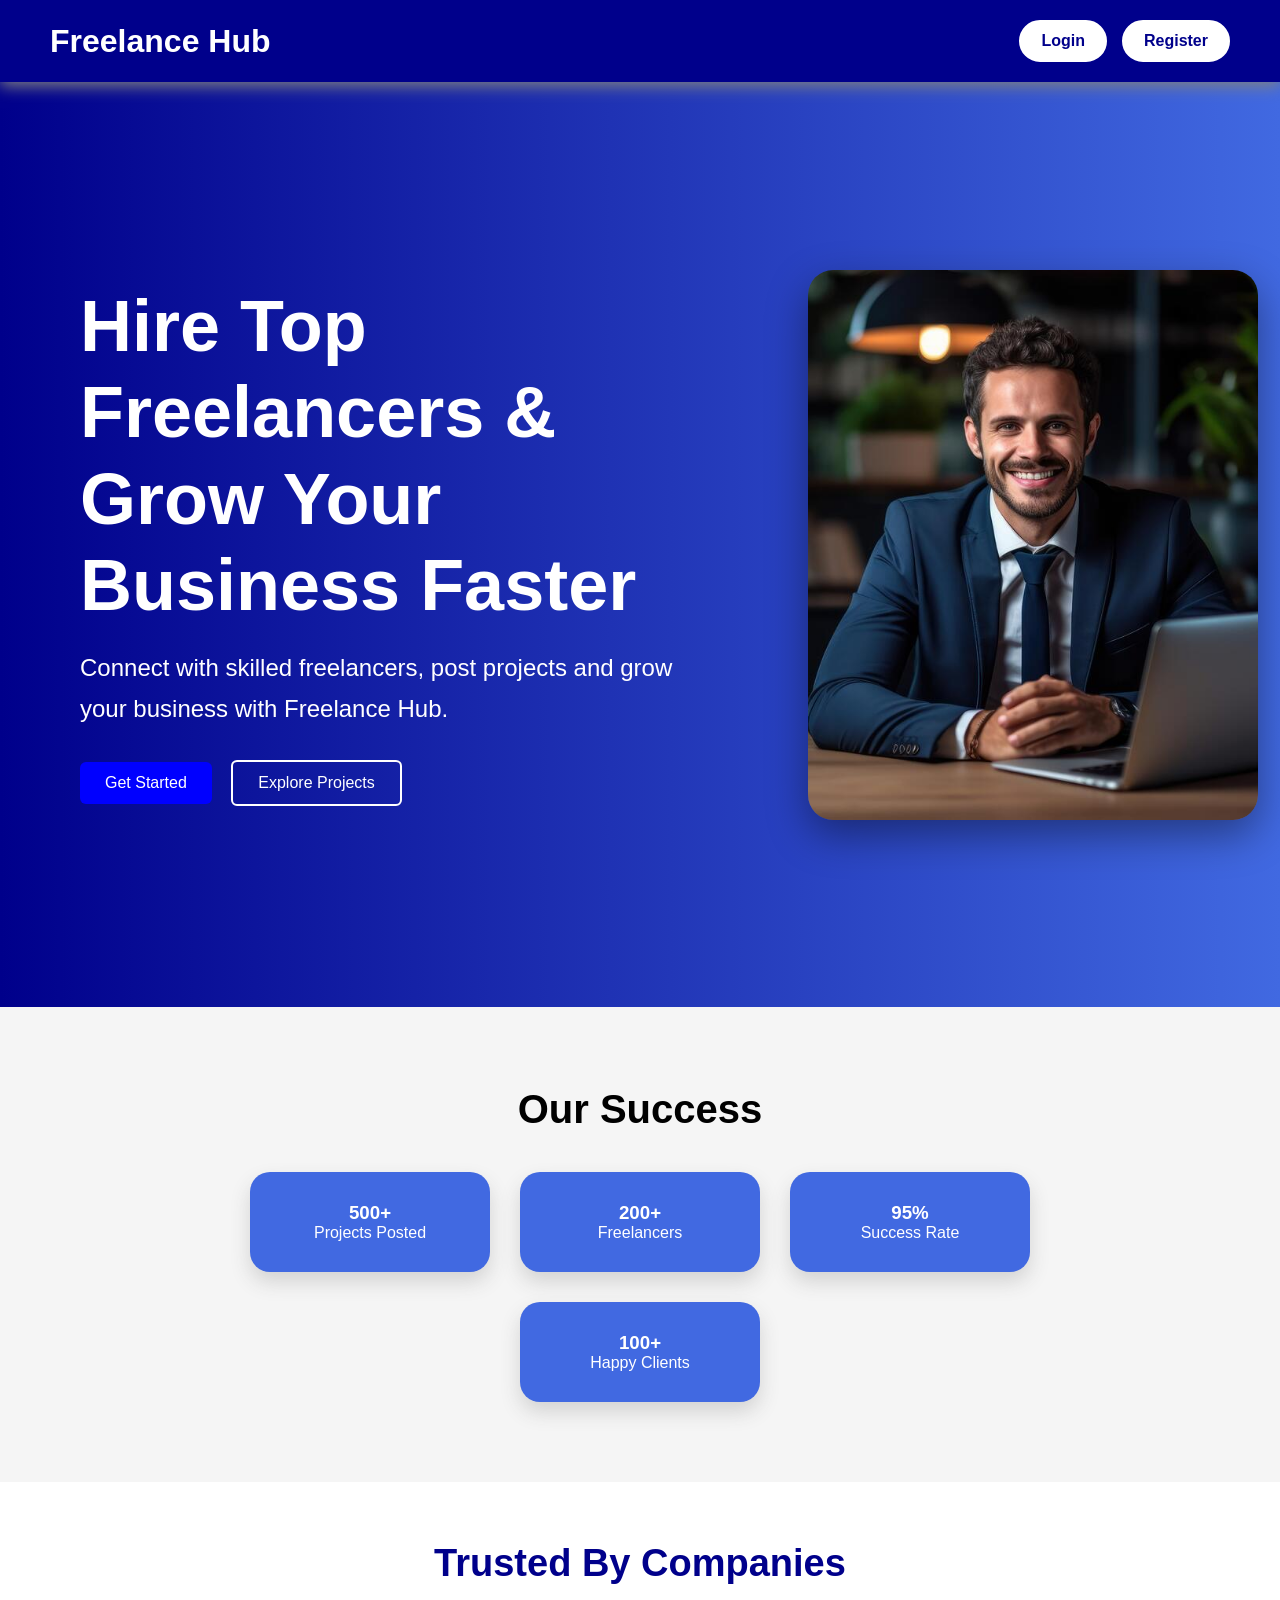
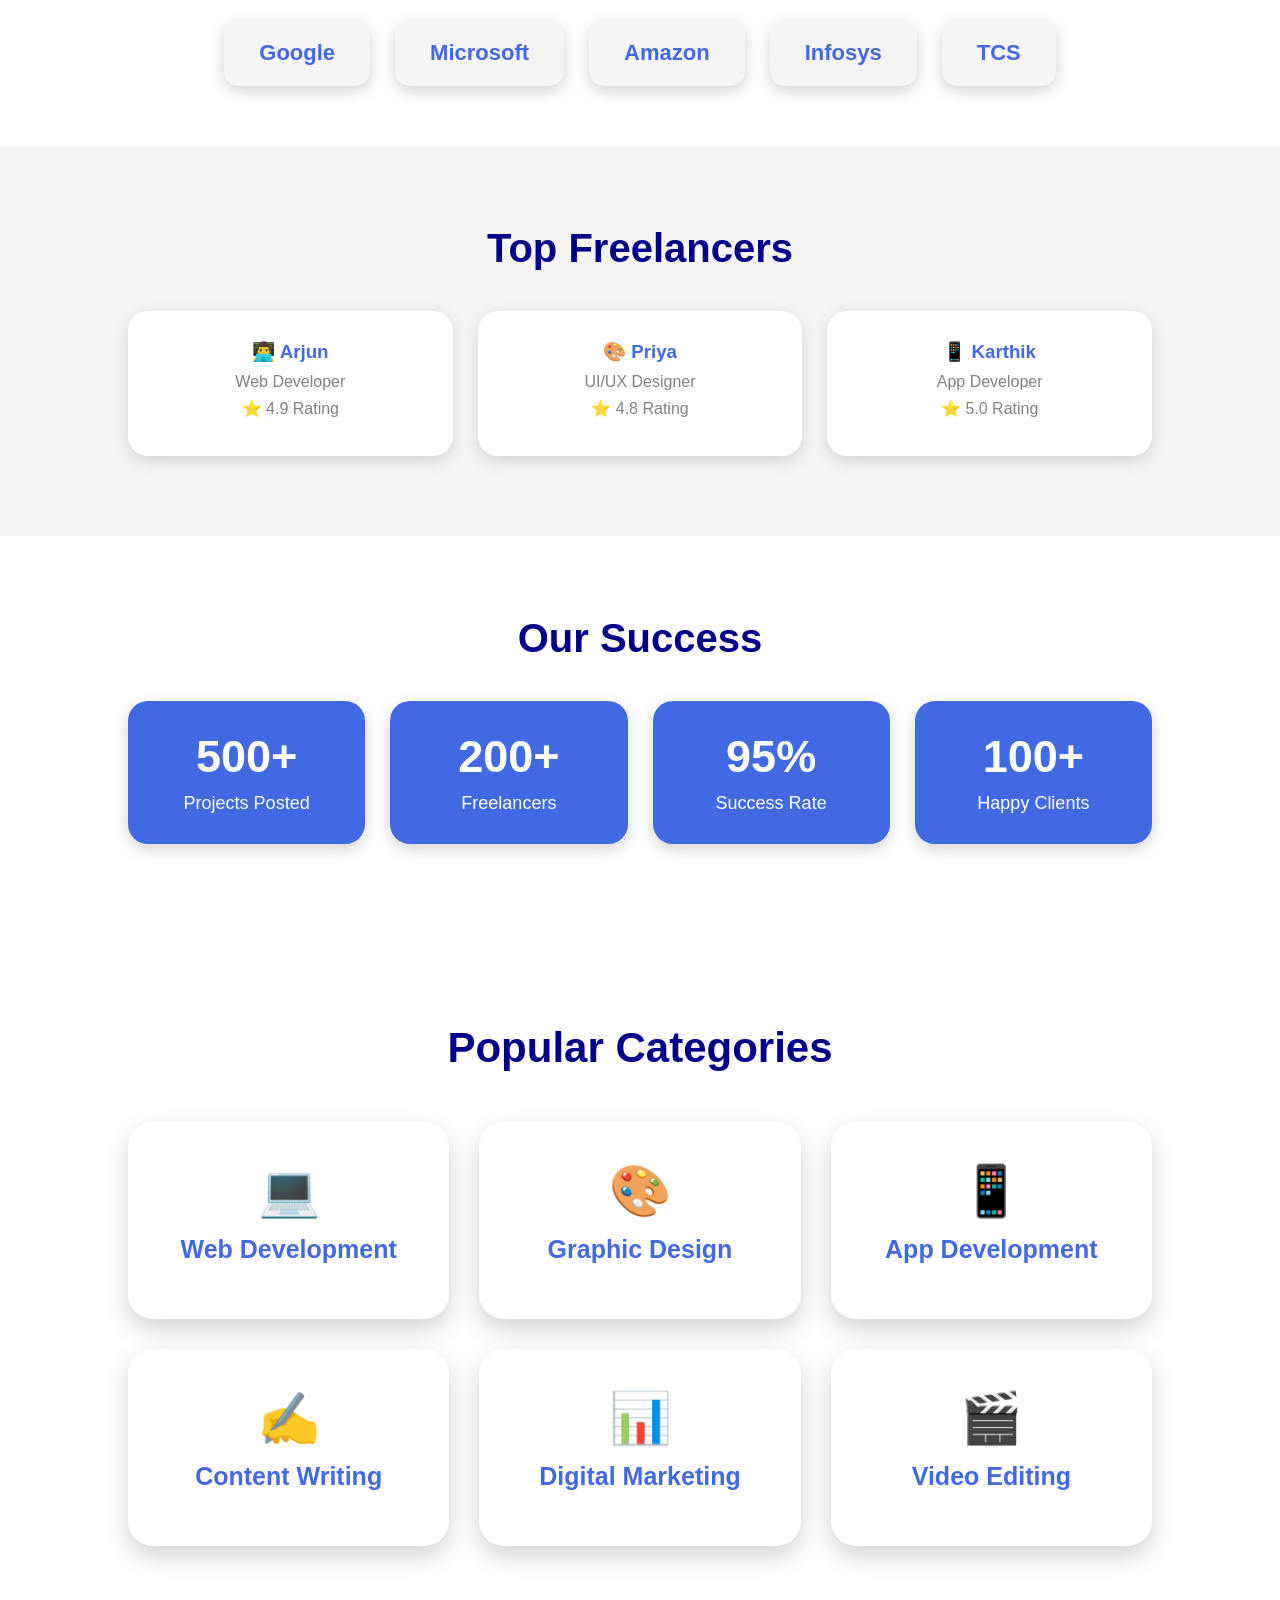
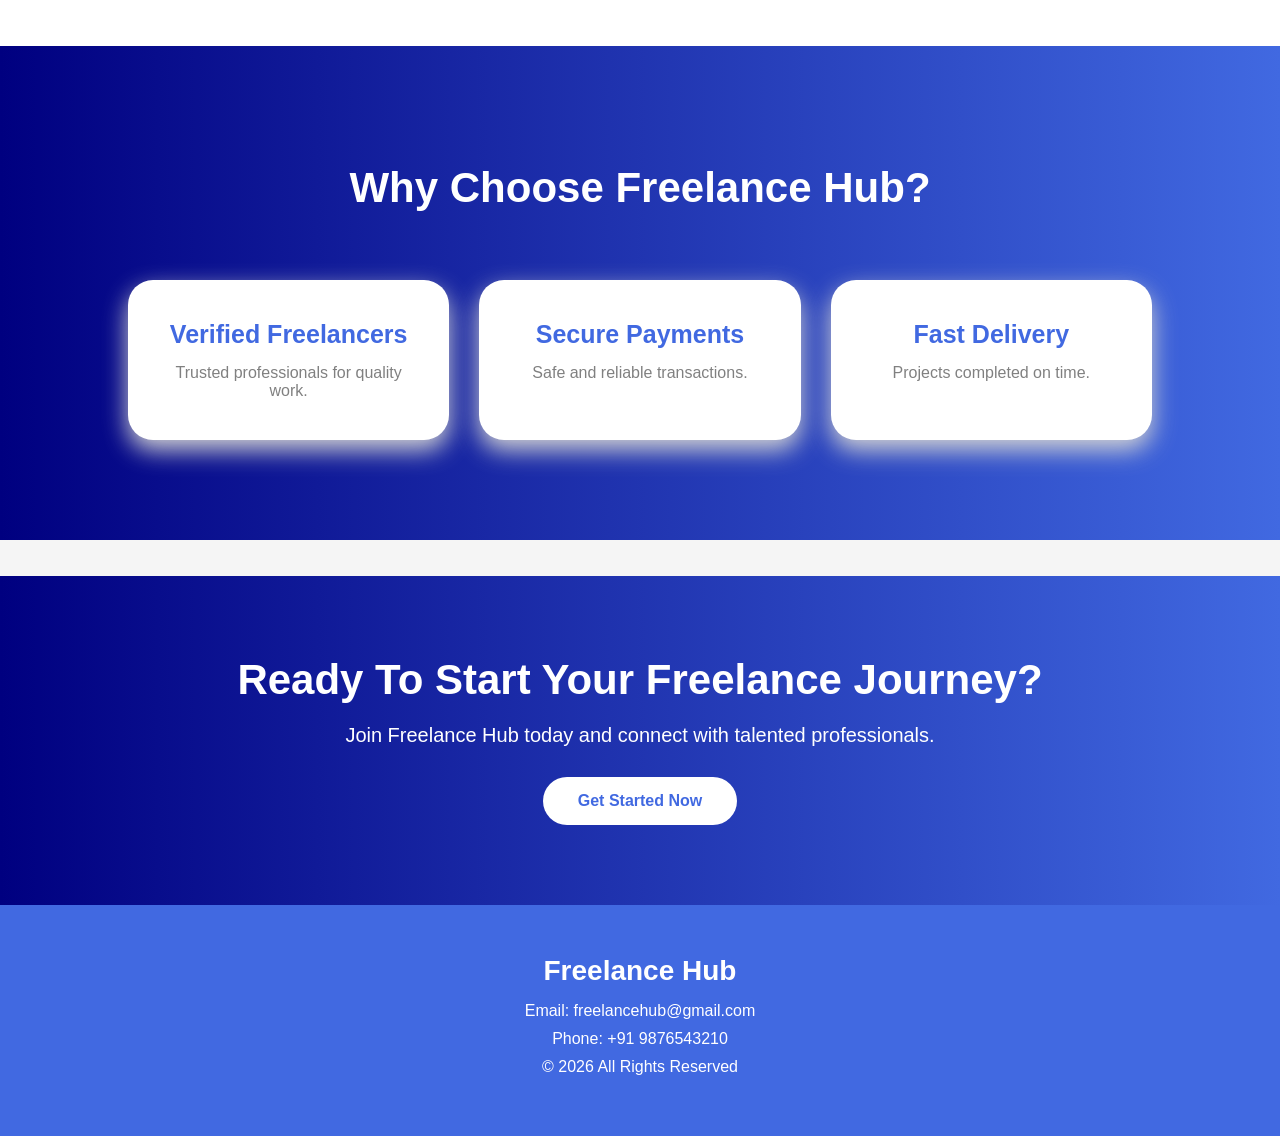
<file: index.html>
<!DOCTYPE html>
<html>
    <head>
        <meta charset="UTF-8">
        <meta name="viewport" content="width=device-width,initial-scale=1.0">

        <title>Freelancer Marketplace</title>
        <link rel="stylesheet" href="style1.css">
    </head>
    <body>

        <nav>

    <div class="logo">
        Freelance Hub
    </div>

    <div class="nav-buttons">

        <a href="login.html" class="login-btn">
            Login
        </a>

        <a href="register.html" class="register-btn">
            Register
        </a>

    </div>

</nav>
<section class="hero">

<div class="hero-left">
<h1>
Hire Top Freelancers &
Grow Your Business Faster
</h1>

<p>
Connect with skilled freelancers, post projects and grow your business with Freelance Hub.
</p>
<button>Get Started</button>

<button class="explore-btn">
Explore Projects
</button>

</div>
<div class="hero-right">

<img src="bg.jpeg" alt="Freelancer" class="hero-image">

</div>





</section>

<section class="success-section">

<h2>Our Success</h2>

<div class="success-container">

<div class="success-card">
<h3>500+</h3>
<p>Projects Posted</p>
</div>

<div class="success-card">
<h3>200+</h3>
<p>Freelancers</p>
</div>

<div class="success-card">
<h3>95%</h3>
<p>Success Rate</p>
</div>

<div class="success-card">
<h3>100+</h3>
<p>Happy Clients</p>
</div>

</div>

</section>

<section class="companies">

<h2>Trusted By Companies</h2>

<div class="company-container">

<div class="company-card">Google</div>

<div class="company-card">Microsoft</div>

<div class="company-card">Amazon</div>

<div class="company-card">Infosys</div>

<div class="company-card">TCS</div>

</div>

</section>

<section class="featured-home">

<h2>Top Freelancers</h2>

<div class="featured-home-container">

<div class="featured-home-card">

<h3>👨‍💻 Arjun</h3>

<p>Web Developer</p>

<p>⭐ 4.9 Rating</p>

</div>

<div class="featured-home-card">

<h3>🎨 Priya</h3>

<p>UI/UX Designer</p>

<p>⭐ 4.8 Rating</p>

</div>

<div class="featured-home-card">

<h3>📱 Karthik</h3>

<p>App Developer</p>

<p>⭐ 5.0 Rating</p>

</div>

</div>

</section>

<section class="home-stats">

<h2>Our Success</h2>

<div class="home-stats-container">

<div class="home-stat-card">
<h1>500+</h1>
<p>Projects Posted</p>
</div>

<div class="home-stat-card">
<h1>200+</h1>
<p>Freelancers</p>
</div>

<div class="home-stat-card">
<h1>95%</h1>
<p>Success Rate</p>
</div>

<div class="home-stat-card">
<h1>100+</h1>
<p>Happy Clients</p>
</div>

</div>

</section>

    <section class="categories">

            <h2>Popular Categories</h2>

            <div class="category-container">

            <div class="category-card">
            <div class="icon">💻</div>
            <h3>Web Development</h3>
            </div>

            <div class="category-card">
            <div class="icon">🎨</div>
            <h3>Graphic Design</h3>
            </div>

            <div class="category-card">
            <div class="icon">📱</div>
            <h3>App Development</h3>
            </div>

            <div class="category-card">
            <div class="icon">✍️</div>
            <h3>Content Writing</h3>
            </div>

            <div class="category-card">
            <div class="icon">📊</div>
            <h3>Digital Marketing</h3>
            </div>

            <div class="category-card">
            <div class="icon">🎬</div>
            <h3>Video Editing</h3>
            </div>

            </div>

            </section>

            <section class="why-us">
                <br>

                <h2>Why Choose Freelance Hub?</h2>
                <br>

        

                <div class="category-container">

                <div class="category-card">
                <h3>Verified Freelancers</h3>
                <p>Trusted professionals for quality work.</p>
                </div>

                <div class="category-card">
                <h3>Secure Payments</h3>
                <p>Safe and reliable transactions.</p>
                </div>

                <div class="category-card">
                <h3>Fast Delivery</h3>
                <p>Projects completed on time.</p>
                </div>

                </div>

            </section>
            <br>
            <br>

            <section class="cta">

<h2>Ready To Start Your Freelance Journey?</h2>

<p>
Join Freelance Hub today and connect with talented professionals.
</p>

<a href="register.html" class="cta-btn">
Get Started Now
</a>

</section>

        
    <footer class="footer">

        <h3>Freelance Hub</h3>

        <p>Email:   freelancehub@gmail.com</p>

        <p>Phone:    +91 9876543210</p>

        <p>© 2026 All Rights Reserved</p>

        </footer>

        </body>
        </html>
</file>
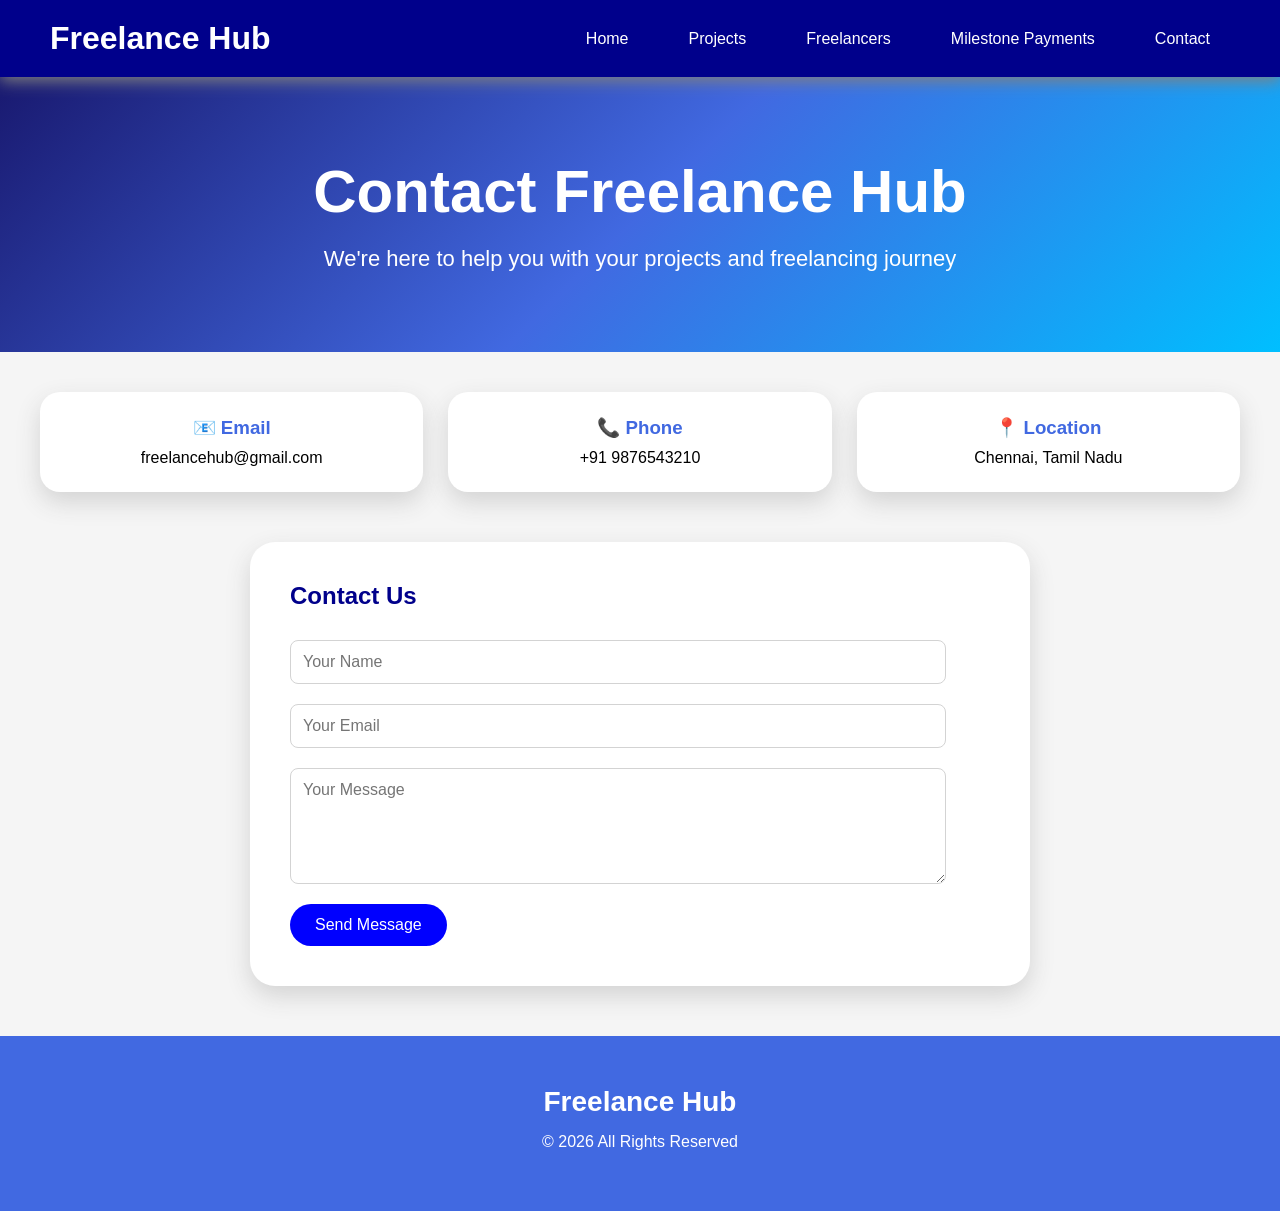
<file: contact.html>
<!DOCTYPE html>
<html>
<head>
    <title>Contact Us</title>
    <link rel="stylesheet" href="style1.css">
</head>
<body>
    

<nav>
    <div class="logo">Freelance Hub</div>

    <ul>
        <li><a href="index.html">Home</a></li>
        <li><a href="projects.html">Projects</a></li>
        <li><a href="freelancers.html">Freelancers</a></li>
        <li><a href="payment.html">Milestone Payments</a></li>
        <li><a href="contact.html">Contact</a></li>
    </ul>
</nav>

<section class="page-banner">

<h1>Contact Freelance Hub</h1>

<p>
We're here to help you with your projects and freelancing journey
</p>

</section>

<section class="contact-info">

<div class="info-card">
<h3>📧 Email</h3>
<p>freelancehub@gmail.com</p>
</div>

<div class="info-card">
<h3>📞 Phone</h3>
<p>+91 9876543210</p>
</div>

<div class="info-card">
<h3>📍 Location</h3>
<p>Chennai, Tamil Nadu</p>
</div>

</section>

<div class="contact-container">

<h2>Contact Us</h2>

<form onsubmit="return sendMessage()">

<input type="text" id="contactName" placeholder="Your Name">

<input type="email" id="contactEmail" placeholder="Your Email">

<textarea rows="5" id="contactMessage" placeholder="Your Message"></textarea>

<button type="submit">Send Message</button>

</form>


</div>

<footer class="footer">

<h3>Freelance Hub</h3>

<p>© 2026 All Rights Reserved</p>

</footer>

<script src="script.js"></script>

</body>
</html>
</file>
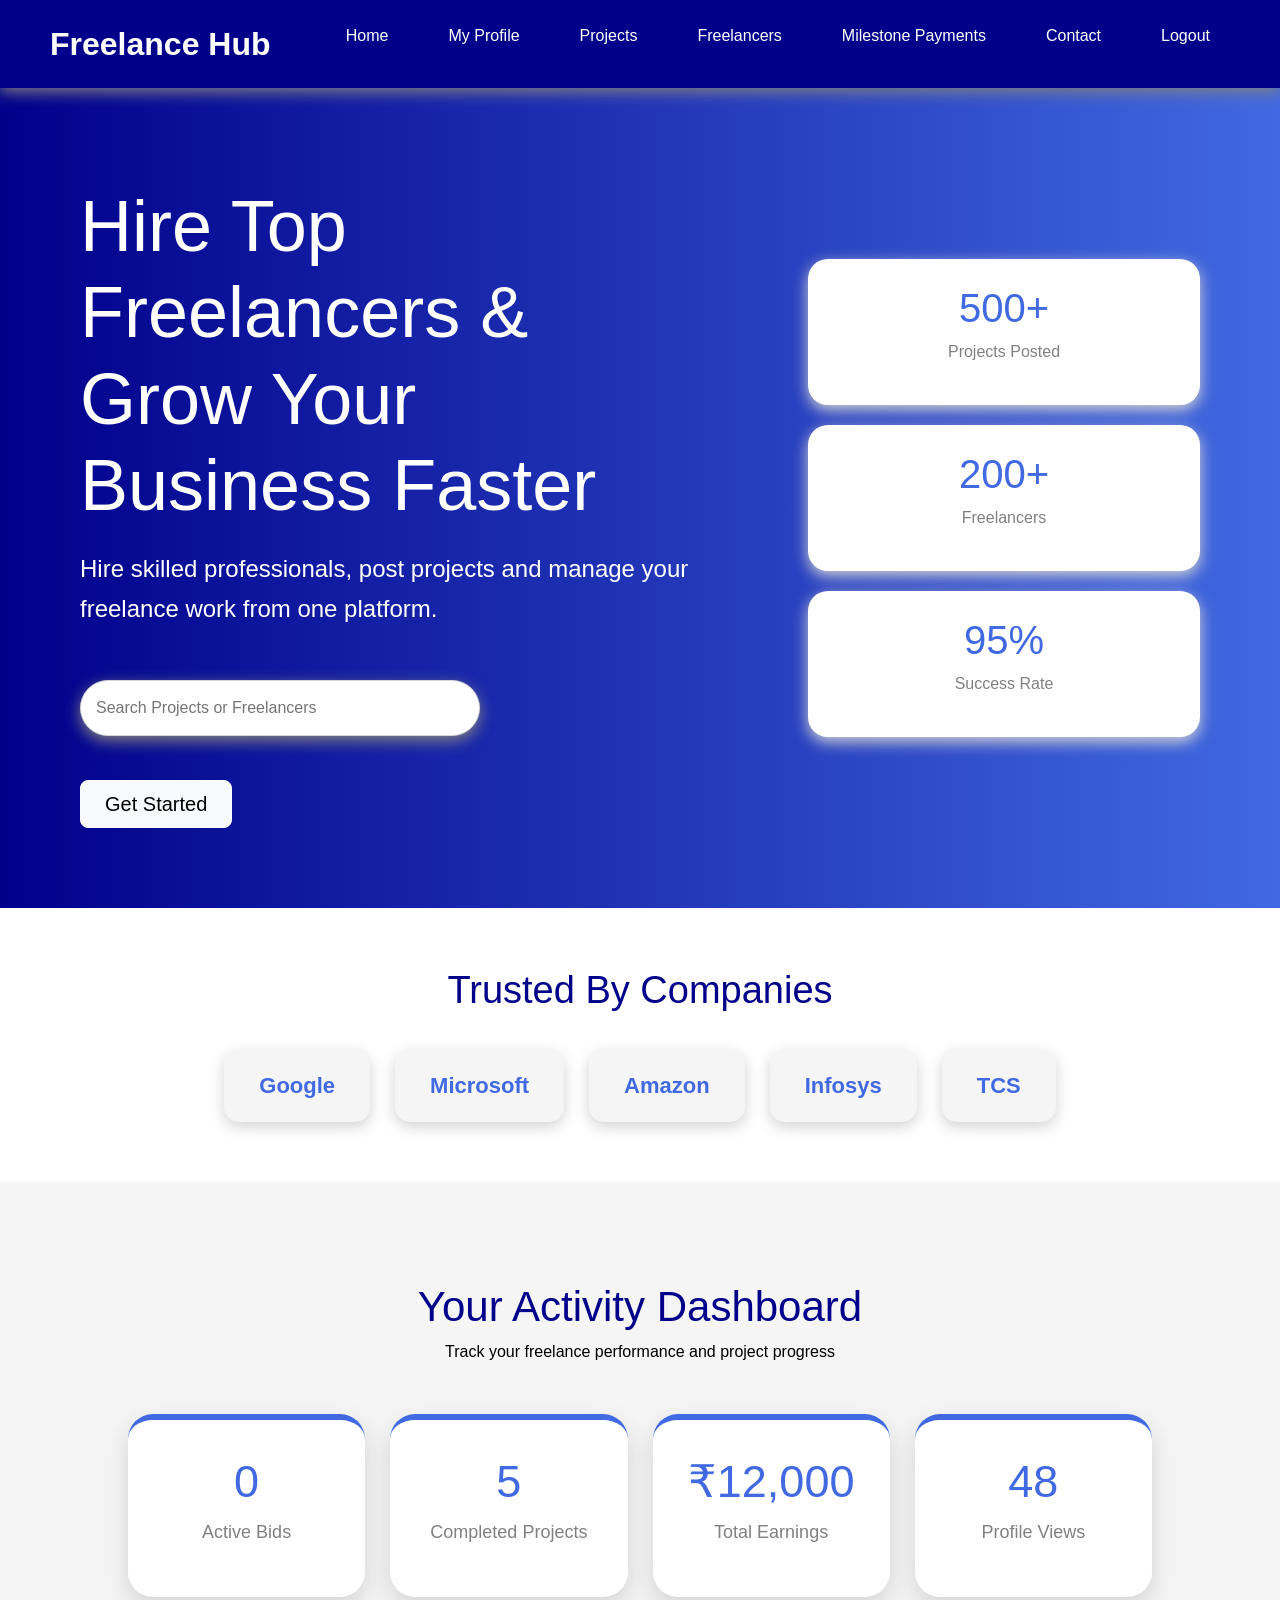
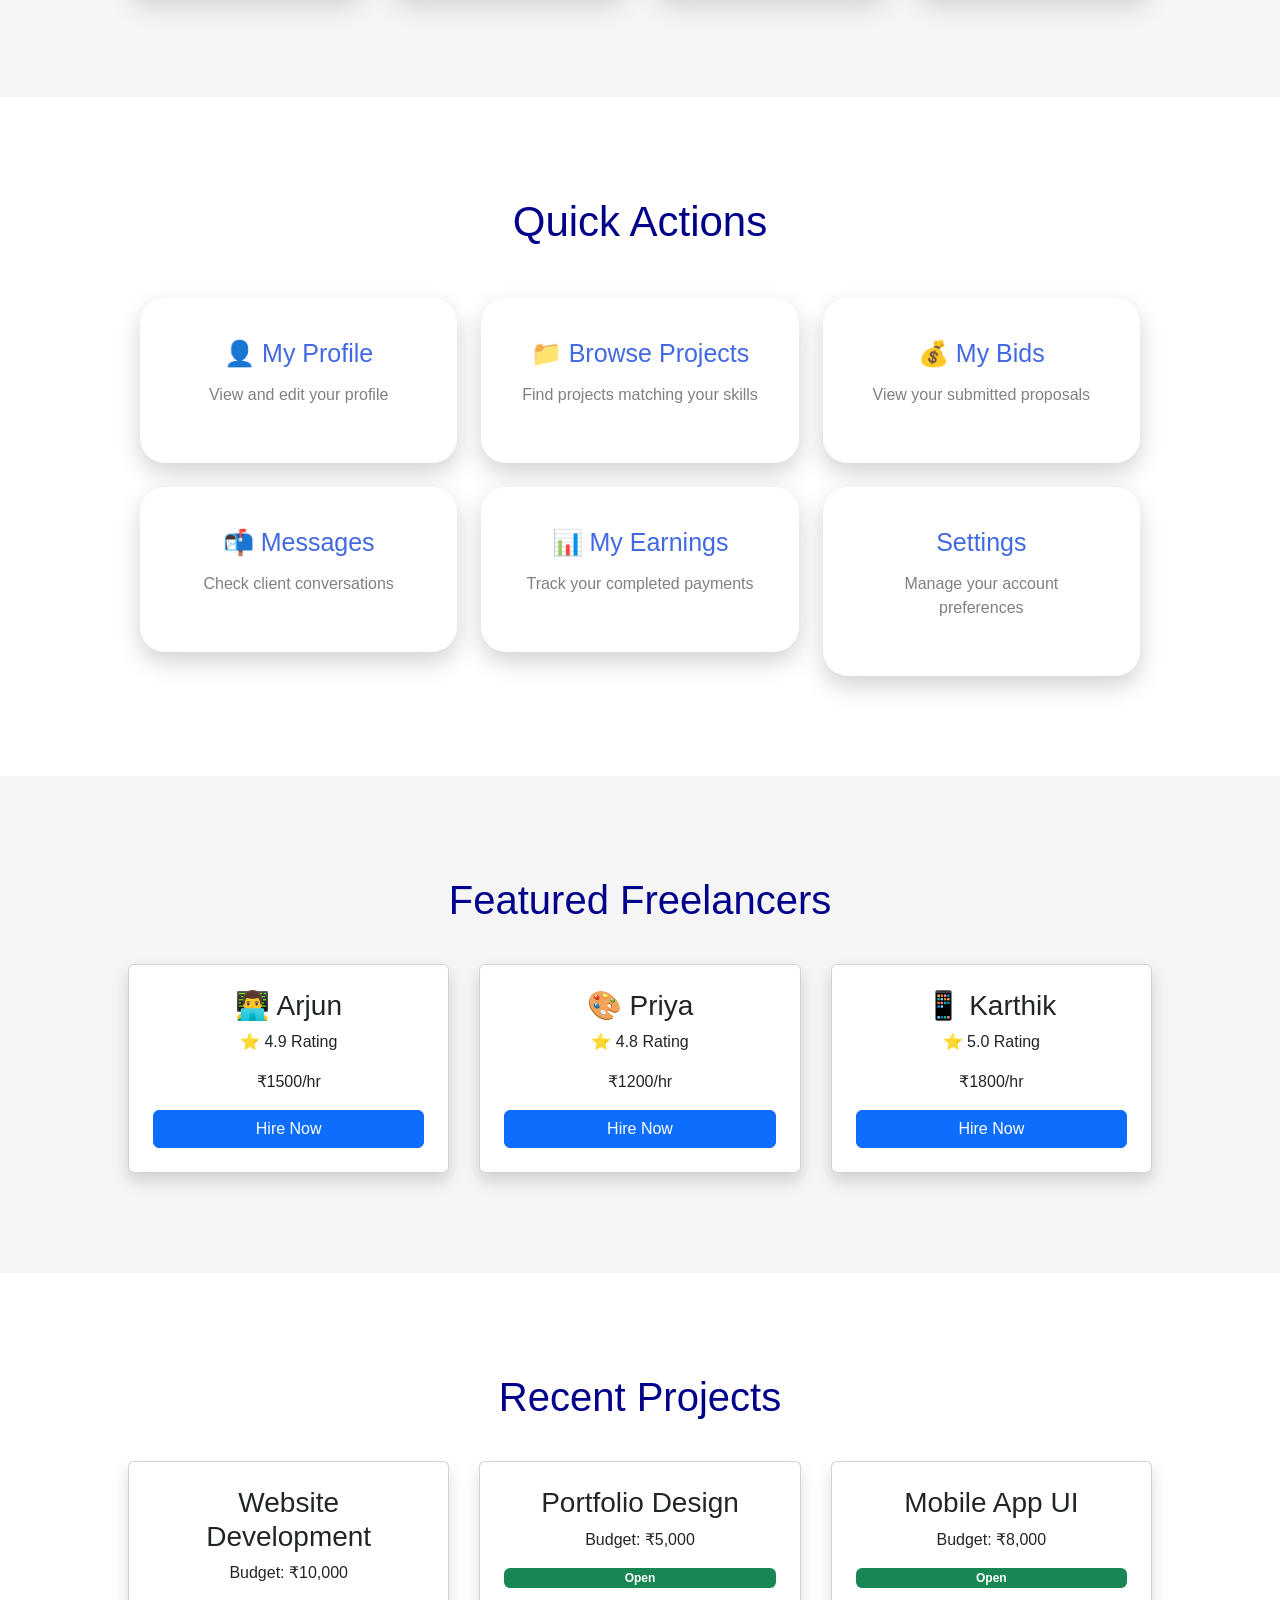
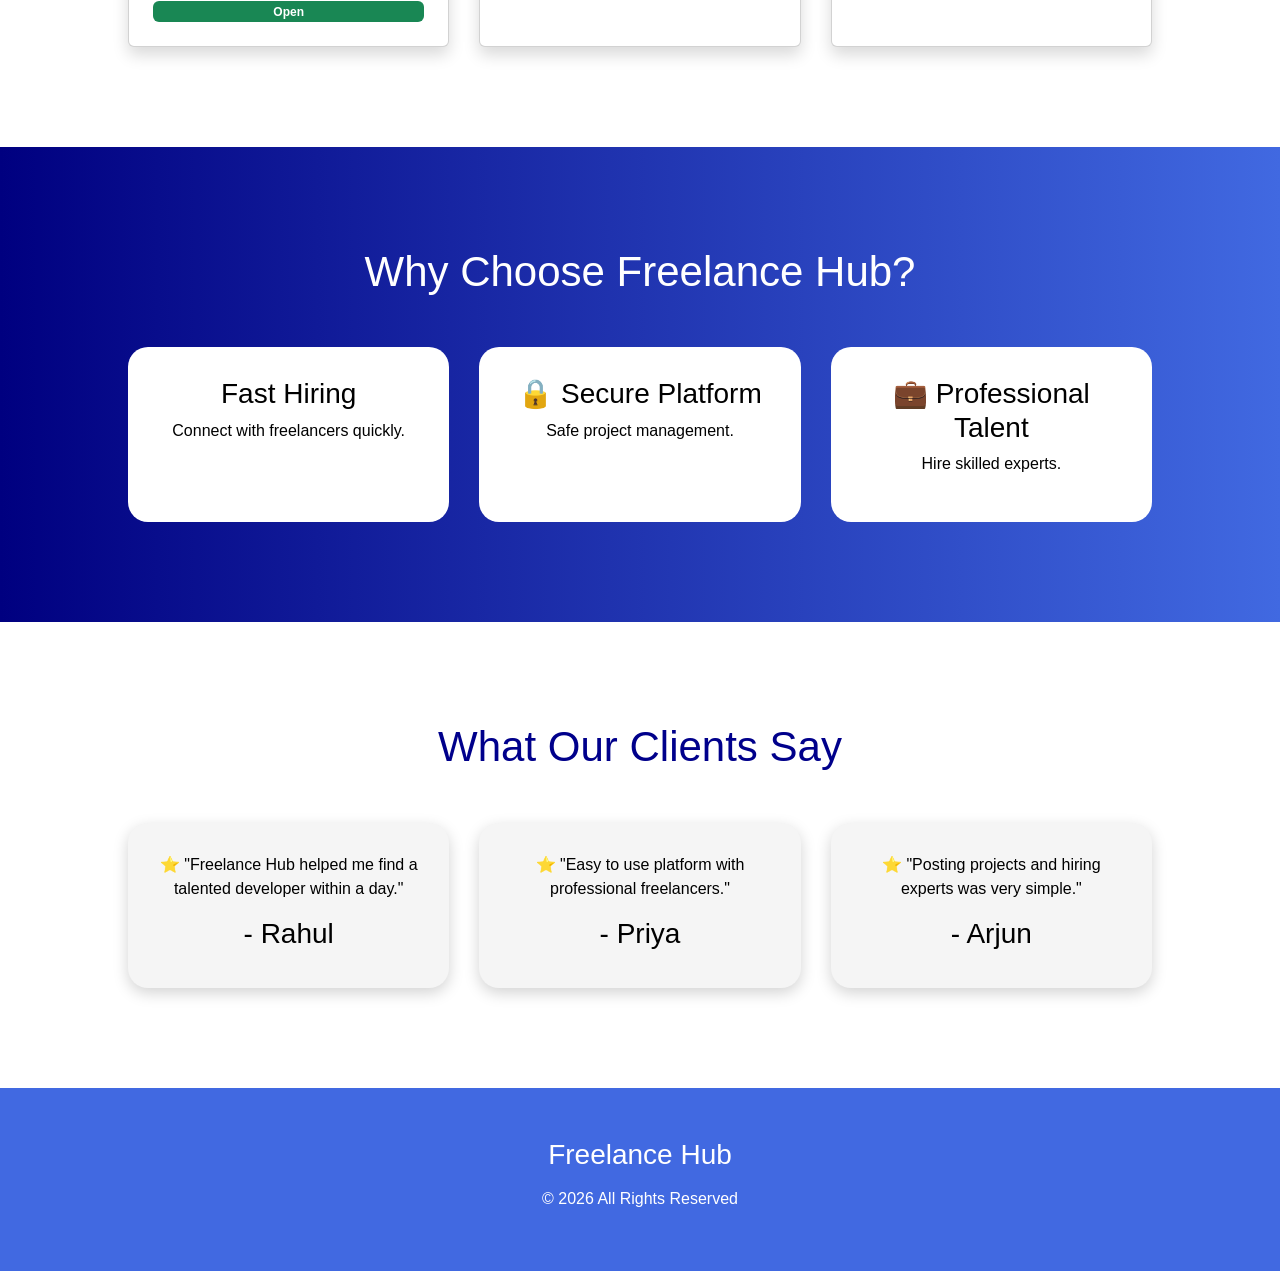
<file: dashboard.html>
<!DOCTYPE html>

<html>
<head>
    <title>Dashboard</title>

    <link href="https://cdn.jsdelivr.net/npm/bootstrap@5.3.7/dist/css/bootstrap.min.css" rel="stylesheet">

    <link rel="stylesheet" href="style1.css">
</head>
<body>
<nav>

<div class="logo">Freelance Hub</div>

<ul>

<li><a href="dashboard.html">Home</a></li>

<li><a href="profile.html">My Profile</a></li>

<li><a href="projects.html">Projects</a></li>

<li><a href="freelancers.html">Freelancers</a></li>

<li><a href="payment.html">Milestone Payments</a></li>

<li><a href="contact.html">Contact</a></li>

<li><a href="#" onclick="logoutUser()">Logout</a></li>

</ul>

</nav>

<section class="hero">

<div class="hero-left">

<h2 id="welcomeUser"></h2>

<h1>Hire Top Freelancers & Grow Your Business Faster</h1>

<p>
Hire skilled professionals, post projects and manage your freelance work from one platform.
</p>

<input type="text" placeholder="Search Projects or Freelancers" class="search-bar">

<br><br>

<button class="btn btn-light btn-lg px-4">
 Get Started
</button>

</div>

<div class="hero-right">

<div class="hero-box">
<h2>500+</h2>
<p>Projects Posted</p>
</div>

<div class="hero-box">
<h2>200+</h2>
<p>Freelancers</p>
</div>

<div class="hero-box">
<h2>95%</h2>
<p>Success Rate</p>
</div>

</div>

</section>

<section class="companies">

<h2>Trusted By Companies</h2>

<div class="company-container">

<div class="company-card">Google</div>
<div class="company-card">Microsoft</div>
<div class="company-card">Amazon</div>
<div class="company-card">Infosys</div>
<div class="company-card">TCS</div>

</div>

</section>

<section class="stats">

<h2>Your Activity Dashboard</h2>
<p>Track your freelance performance and project progress</p>

<div class="stats-container">

<div class="stat-card">
<h3 id="activeBids">0</h3>
<p>Active Bids</p>
</div>

<div class="stat-card">
<h3>5</h3>
<p>Completed Projects</p>
</div>

<div class="stat-card">
<h3>₹12,000</h3>
<p>Total Earnings</p>
</div>

<div class="stat-card">
<h3>48</h3>
<p>Profile Views</p>
</div>

</div>

</section>
<section class="categories">

<h2>Quick Actions</h2>

<div class="container">

<div class="row g-4">

<div class="col-md-4">
<div class="category-card">
<a href="profile.html">
<h3>👤 My Profile</h3>
<p>View and edit your profile</p>
</a>
</div>
</div>

<div class="col-md-4">
<div class="category-card">
<a href="projects.html">
<h3>📁 Browse Projects</h3>
<p>Find projects matching your skills</p>
</a>
</div>
</div>

<div class="col-md-4">
<div class="category-card">
<h3>💰 My Bids</h3>
<p>View your submitted proposals</p>
</div>
</div>

<div class="col-md-4">
<div class="category-card">
<h3>📬 Messages</h3>
<p>Check client conversations</p>
</div>
</div>

<div class="col-md-4">
<div class="category-card">
<h3>📊 My Earnings</h3>
<p>Track your completed payments</p>
</div>
</div>

<div class="col-md-4">
<div class="category-card">
<h3> Settings</h3>
<p>Manage your account preferences</p>
</div>
</div>

</div>

</div>

</section>

<section class="featured">

<h2>Featured Freelancers</h2>

<div class="featured-container">

<div class="card shadow p-4 text-center">

<h3>👨‍💻 Arjun</h3>

<p>⭐ 4.9 Rating</p>

<p>₹1500/hr</p>

<button class="btn btn-primary">
Hire Now
</button>

</div>

<div class="card shadow p-4 text-center">

<h3>🎨 Priya</h3>

<p>⭐ 4.8 Rating</p>

<p>₹1200/hr</p>

<button class="btn btn-primary">
Hire Now
</button>

</div>

<div class="card shadow p-4 text-center">

<h3>📱 Karthik</h3>

<p>⭐ 5.0 Rating</p>

<p>₹1800/hr</p>

<button class="btn btn-primary">
Hire Now
</button>

</div>

</div>

</section>

<section class="recent-projects">

<h2>Recent Projects</h2>

<div class="recent-container">

<div class="card shadow p-4">

<h3>Website Development</h3>

<p>Budget: ₹10,000</p>

<span class="badge bg-success">
Open
</span>

</div>

<div class="card shadow p-4">

<h3>Portfolio Design</h3>

<p>Budget: ₹5,000</p>

<span class="badge bg-success">
Open
</span>

</div>

<div class="card shadow p-4">

<h3>Mobile App UI</h3>

<p>Budget: ₹8,000</p>

<span class="badge bg-success">
Open
</span>

</div>

</div>

</section>

<section class="why-us">

<h2>Why Choose Freelance Hub?</h2>

<div class="why-container">

<div>
<h3> Fast Hiring</h3>
<p>Connect with freelancers quickly.</p>
</div>

<div>
<h3>🔒 Secure Platform</h3>
<p>Safe project management.</p>
</div>

<div>
<h3>💼 Professional Talent</h3>
<p>Hire skilled experts.</p>
</div>

</div>

</section>

<section class="testimonials">

<h2>What Our Clients Say</h2>

<div class="testimonial-container">

<div class="testimonial-card">
<p>⭐ "Freelance Hub helped me find a talented developer within a day."</p>
<h3>- Rahul</h3>
</div>

<div class="testimonial-card">
<p>⭐ "Easy to use platform with professional freelancers."</p>
<h3>- Priya</h3>
</div>

<div class="testimonial-card">
<p>⭐ "Posting projects and hiring experts was very simple."</p>
<h3>- Arjun</h3>
</div>

</div>

</section>

<footer class="footer">
<h3>Freelance Hub</h3>
<p>© 2026 All Rights Reserved</p>
</footer>

<script src="script.js"></script>

</body>
</html>
</file>
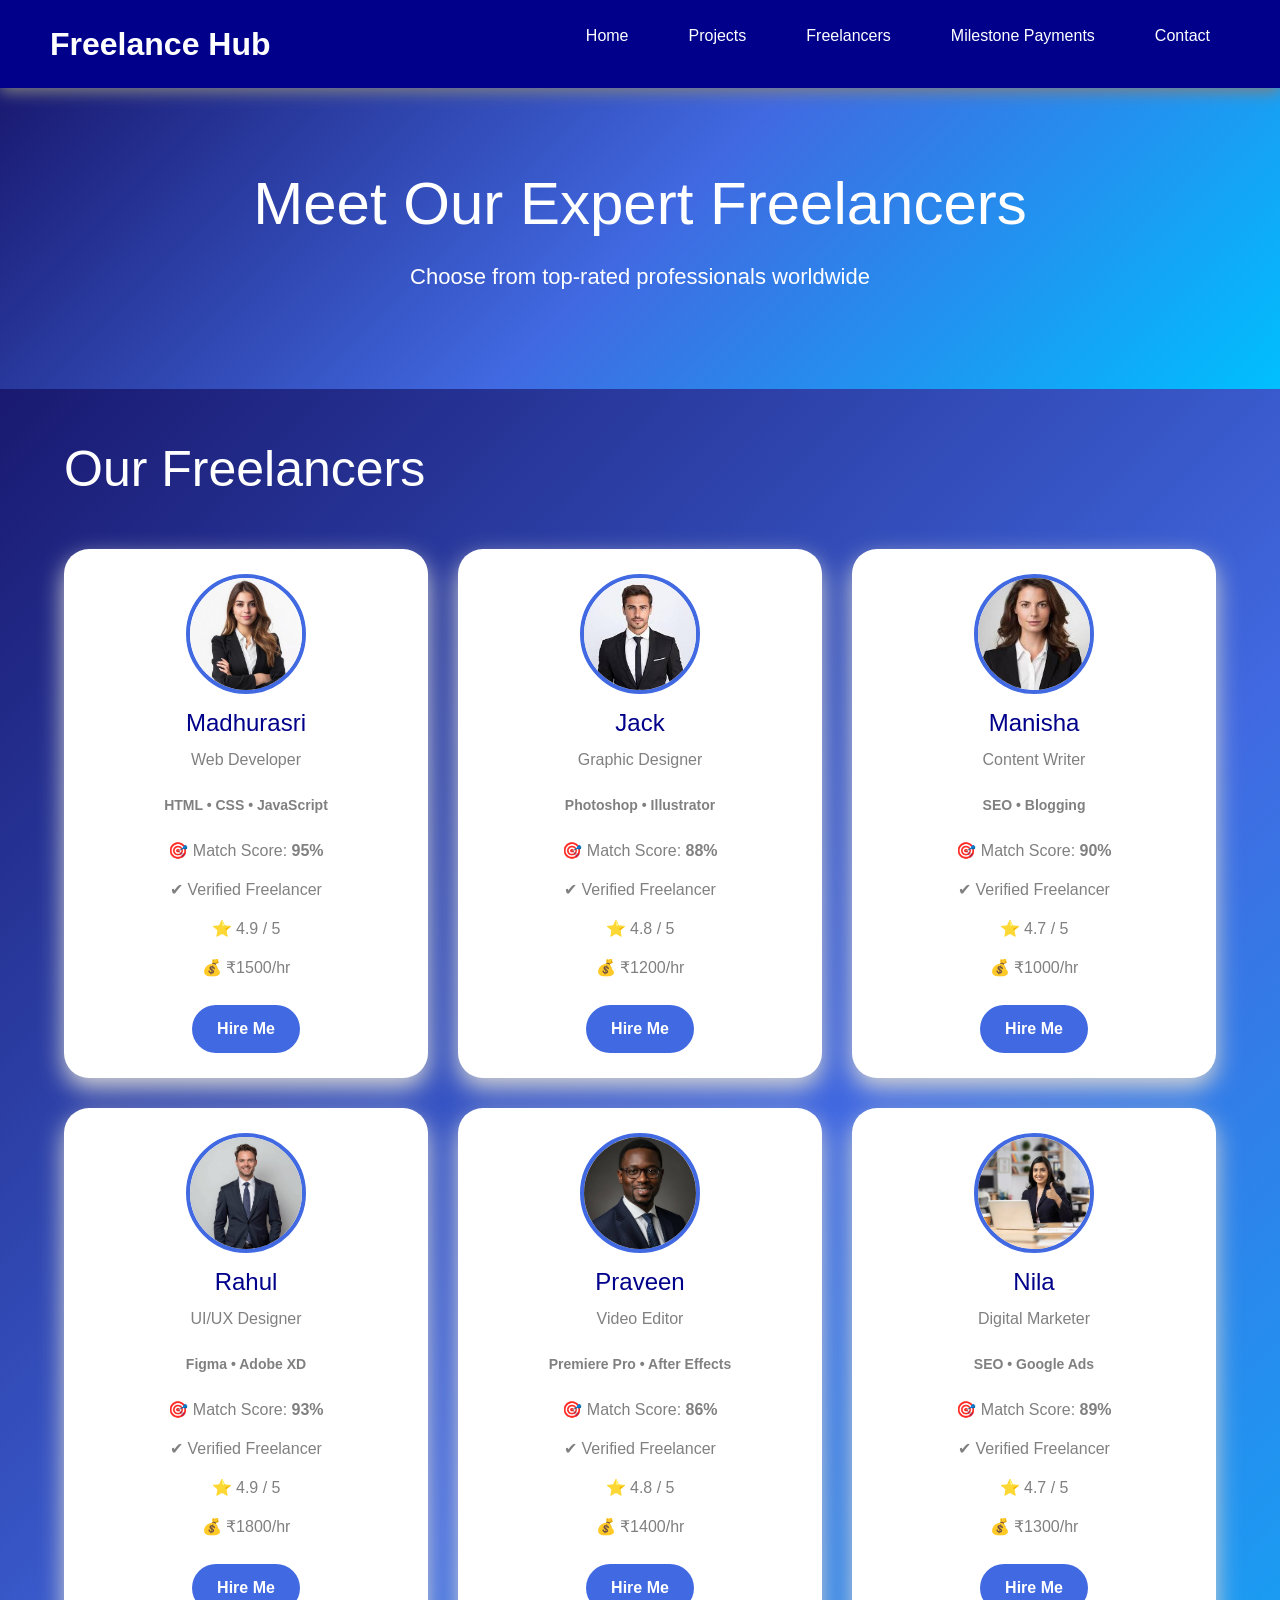
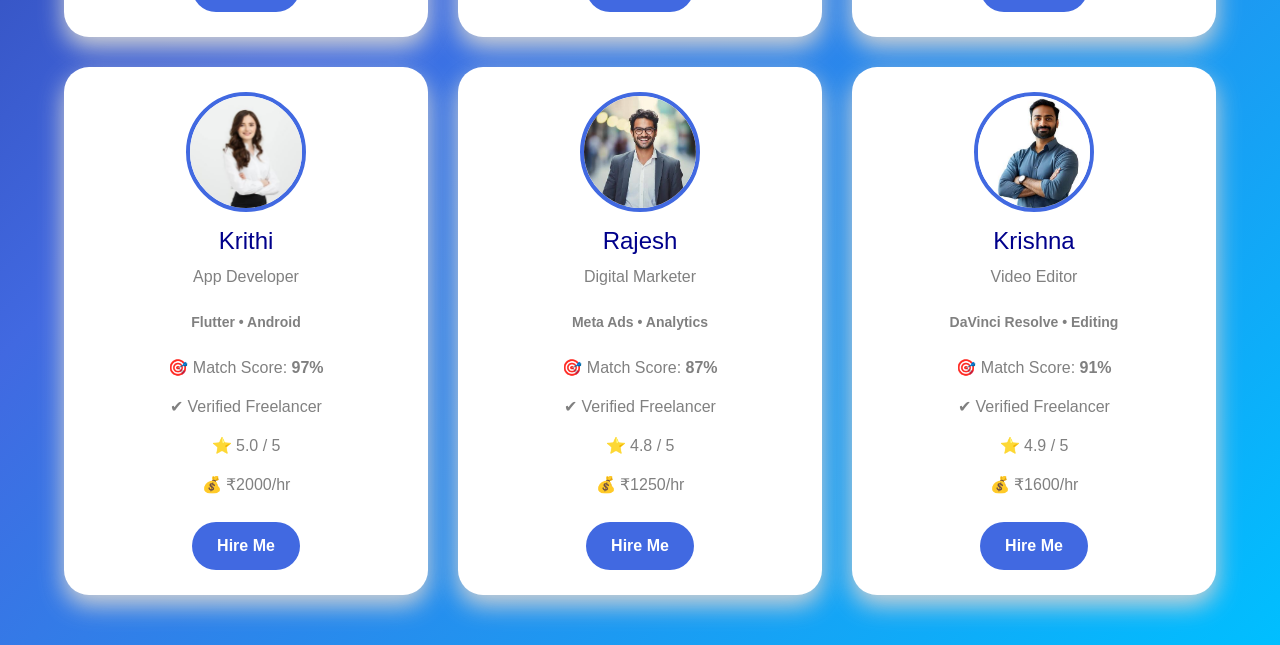
<file: freelancers.html>
<!DOCTYPE html>
<html>
<head>
    <title>Freelancers</title>
    <link rel="stylesheet" href="style1.css">
    <link href="https://cdn.jsdelivr.net/npm/bootstrap@5.3.7/dist/css/bootstrap.min.css" rel="stylesheet">
</head>
<body>

<nav>
    <div class="logo">Freelance Hub</div>

    <ul>
        <li><a href="index.html">Home</a></li>
        <li><a href="projects.html">Projects</a></li>
        <li><a href="freelancers.html">Freelancers</a></li>
        <li><a href="payment.html">Milestone Payments</a></li>
        <li><a href="contact.html">Contact</a></li>
    </ul>
</nav>

<section class="page-banner">

<h1>Meet Our Expert Freelancers</h1>

<p>Choose from top-rated professionals worldwide</p>

</section>

<section class="Freelancer">

<h2>Our Freelancers</h2>

<div class="Freelancer-container">

<div class="Freelancer-card">
<img src="f1.jpg" alt="">
<h3>Madhurasri</h3>

<p>Web Developer</p>

<p class="skill">HTML • CSS • JavaScript</p>

<p>🎯 Match Score: <strong>95%</strong></p>

<p>✔ Verified Freelancer</p>

<p>⭐ 4.9 / 5</p>

<p>💰 ₹1500/hr</p>

<button class="hire-btn" onclick="hireFreelancer(this)">Hire Me</button>
</div>

<div class="Freelancer-card">
<img src="f2.jpg" alt="">
<h3>Jack</h3>

<p>Graphic Designer</p>

<p class="skill">Photoshop • Illustrator</p>

<p>🎯 Match Score: <strong>88%</strong></p>

<p>✔ Verified Freelancer</p>

<p>⭐ 4.8 / 5</p>

<p>💰 ₹1200/hr</p>

<button class="hire-btn" onclick="hireFreelancer(this)">Hire Me</button>
</div>

<div class="Freelancer-card">
<img src="f3.jpg" alt="">
<h3>Manisha</h3>

<p>Content Writer</p>

<p class="skill">SEO • Blogging</p>

<p>🎯 Match Score: <strong>90%</strong></p>

<p>✔ Verified Freelancer</p>

<p>⭐ 4.7 / 5</p>

<p>💰 ₹1000/hr</p>

<button class="hire-btn" onclick="hireFreelancer(this)">Hire Me</button>
</div>

<div class="Freelancer-card">
<img src="f4.jpg" alt="">
<h3>Rahul</h3>

<p>UI/UX Designer</p>

<p class="skill">Figma • Adobe XD</p>

<p>🎯 Match Score: <strong>93%</strong></p>

<p>✔ Verified Freelancer</p>

<p>⭐ 4.9 / 5</p>

<p>💰 ₹1800/hr</p>

<button class="hire-btn" onclick="hireFreelancer(this)">Hire Me</button>
</div>

<div class="Freelancer-card">
<img src="f5.jpg" alt="">
<h3>Praveen</h3>

<p>Video Editor</p>

<p class="skill">Premiere Pro • After Effects</p>

<p>🎯 Match Score: <strong>86%</strong></p>

<p>✔ Verified Freelancer</p>

<p>⭐ 4.8 / 5</p>

<p>💰 ₹1400/hr</p>

<button class="hire-btn" onclick="hireFreelancer(this)">Hire Me</button>
</div>

<div class="Freelancer-card">
<img src="f6.jpg" alt="">
<h3>Nila</h3>

<p>Digital Marketer</p>

<p class="skill">SEO • Google Ads</p>

<p>🎯 Match Score: <strong>89%</strong></p>

<p>✔ Verified Freelancer</p>

<p>⭐ 4.7 / 5</p>

<p>💰 ₹1300/hr</p>

<button class="hire-btn" onclick="hireFreelancer(this)">Hire Me</button>
</div>

<div class="Freelancer-card">
<img src="f7.jpg" alt="">
<h3>Krithi</h3>

<p>App Developer</p>

<p class="skill">Flutter • Android</p>

<p>🎯 Match Score: <strong>97%</strong></p>

<p>✔ Verified Freelancer</p>

<p>⭐ 5.0 / 5</p>

<p>💰 ₹2000/hr</p>

<button class="hire-btn" onclick="hireFreelancer(this)">Hire Me</button>
</div>

<div class="Freelancer-card">
<img src="f8.jpg" alt="">
<h3>Rajesh</h3>

<p>Digital Marketer</p>

<p class="skill">Meta Ads • Analytics</p>

<p>🎯 Match Score: <strong>87%</strong></p>

<p>✔ Verified Freelancer</p>

<p>⭐ 4.8 / 5</p>

<p>💰 ₹1250/hr</p>

<button class="hire-btn" onclick="hireFreelancer(this)">Hire Me</button>
</div>

<div class="Freelancer-card">
<img src="f9.jpg" alt="">
<h3>Krishna</h3>

<p>Video Editor</p>

<p class="skill">DaVinci Resolve • Editing</p>

<p>🎯 Match Score: <strong>91%</strong></p>

<p>✔ Verified Freelancer</p>

<p>⭐ 4.9 / 5</p>

<p>💰 ₹1600/hr</p>

<button class="hire-btn" onclick="hireFreelancer(this)">Hire Me</button>
</div>

</div>
</section>

<!-- Hire Success Modal -->

<div class="modal fade" id="hireModal" tabindex="-1">

<div class="modal-dialog">

<div class="modal-content">

<div class="modal-header">

<h5 class="modal-title">Freelancer Hired</h5>

<button type="button" class="btn-close" data-bs-dismiss="modal"></button>

</div>

<div class="modal-body">

<p>🎉 Freelancer hired successfully!</p>

</div>

<div class="modal-footer">

<button type="button" class="btn btn-primary" data-bs-dismiss="modal">
Close
</button>

</div>

</div>

</div>

</div>

<script src="script.js"></script>

<script src="https://cdn.jsdelivr.net/npm/bootstrap@5.3.7/dist/js/bootstrap.bundle.min.js"></script>

</body>
</html>
</file>
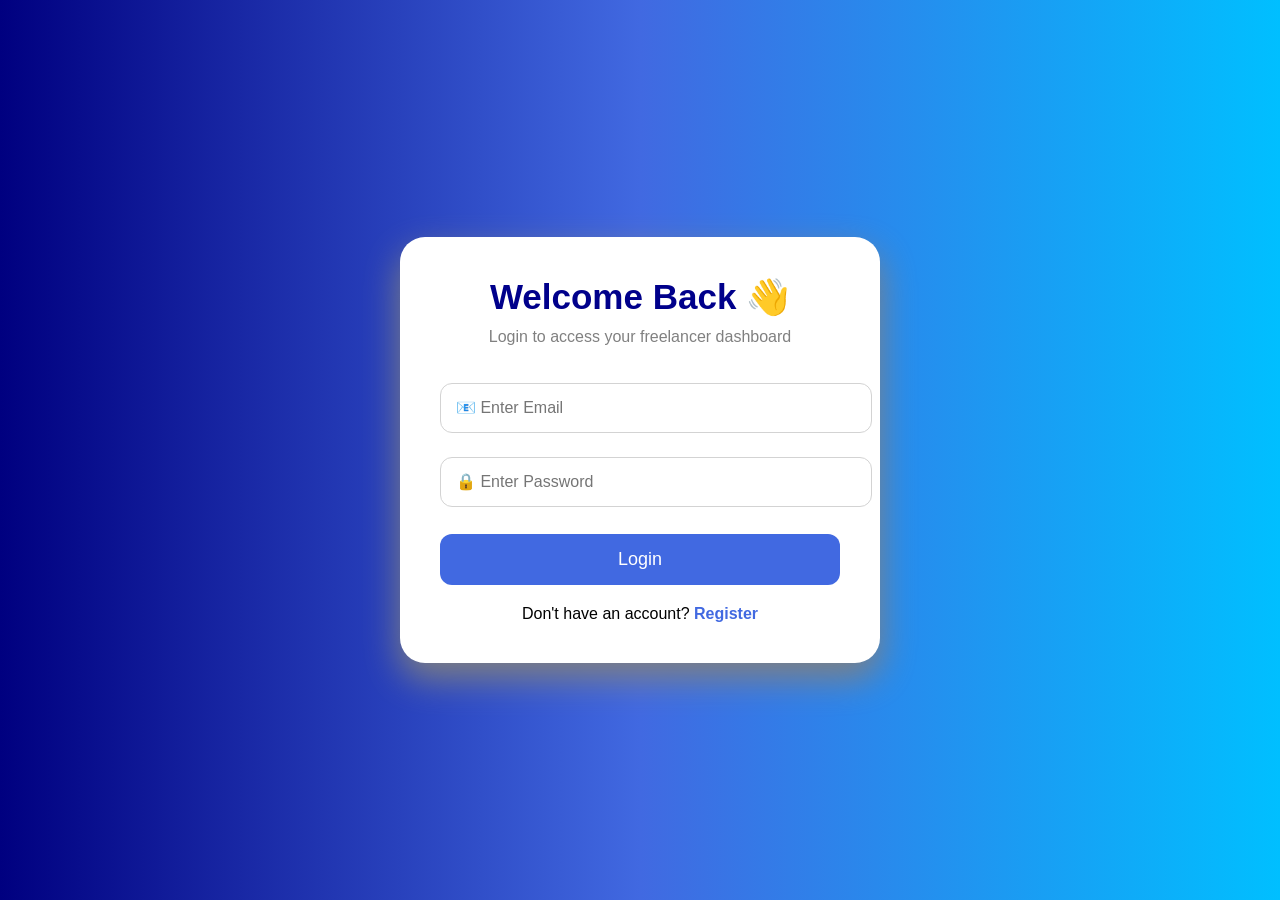
<file: login.html>
<!DOCTYPE html>
<html>
<head>
    <title>Login</title>
    <link rel="stylesheet" href="style1.css">
</head>
<body class='login-page'>

<div class="login-container">

    <h2>Welcome Back 👋</h2>

<p class="login-text">
Login to access your freelancer dashboard
</p>

<form>

<input type="email" id="loginEmail" placeholder="📧 Enter Email">

<input type="password" id="loginPassword" placeholder="🔒 Enter Password">

<button type="button" onclick="loginUser()">
Login
</button>

</form>

<p class="register-link">
Don't have an account?
<a href="register.html">Register</a>
</p>

<script src="script.js"></script>

</body>
</html>
</file>
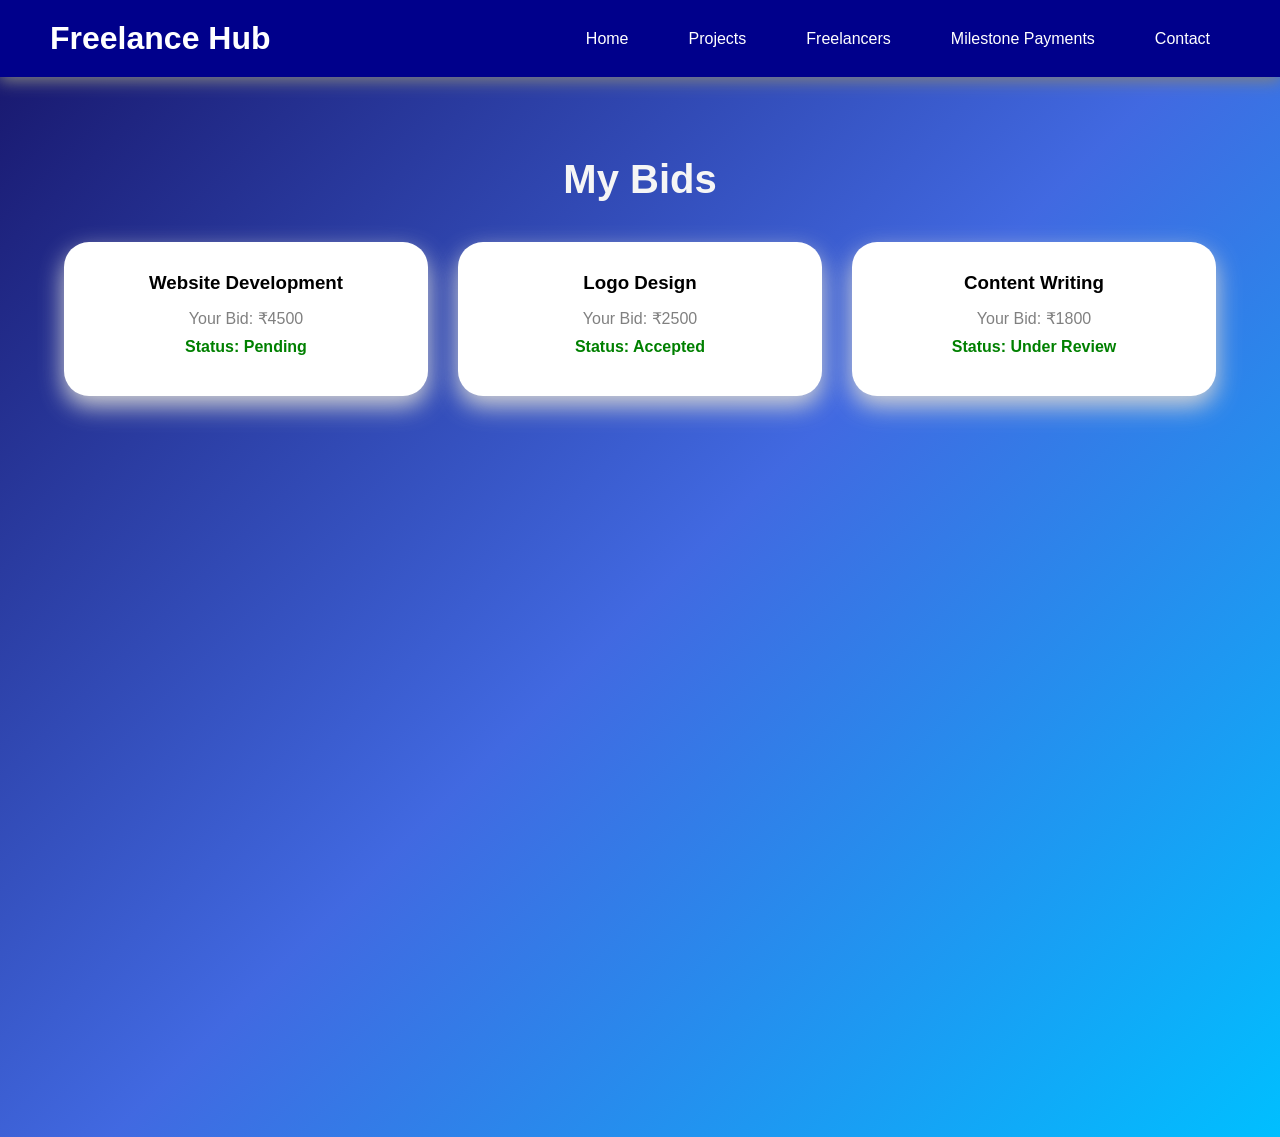
<file: my-bids.html>
<!DOCTYPE html>
<html>
<head>
    <title>My Bids</title>
    <link rel="stylesheet" href="style1.css">
</head>
<body>

<nav>
<div class="logo">Freelance Hub</div>

<ul>
<li><a href="dashboard.html">Home</a></li>
<li><a href="projects.html">Projects</a></li>
<li><a href="freelancers.html">Freelancers</a></li>
<li><a href="payment.html">Milestone Payments</a></li>
<li><a href="contact.html">Contact</a></li>
</ul>
</nav>

<section class="projects">

<h2>My Bids</h2>

<div class="project-container">

<div class="project-card">
<h3>Website Development</h3>
<p>Your Bid: ₹4500</p>
<p>Status: Pending</p>
</div>

<div class="project-card">
<h3>Logo Design</h3>
<p>Your Bid: ₹2500</p>
<p>Status: Accepted</p>
</div>

<div class="project-card">
<h3>Content Writing</h3>
<p>Your Bid: ₹1800</p>
<p>Status: Under Review</p>
</div>

</div>

</section>

</body>
</html>
</file>
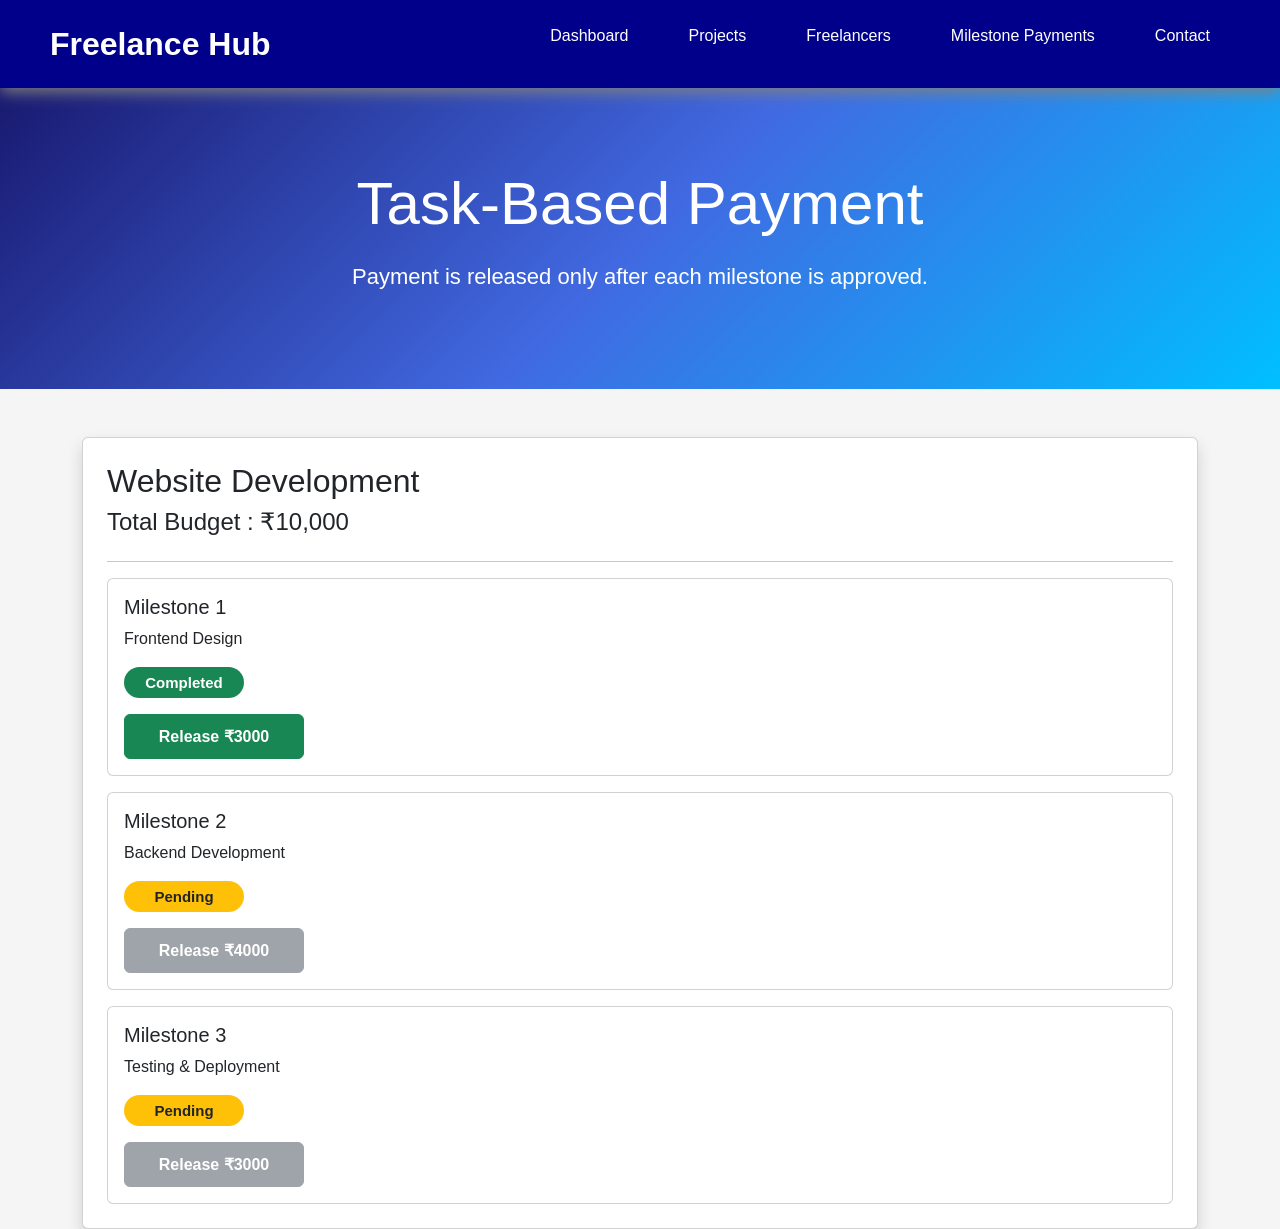
<file: payment.html>
<!DOCTYPE html>
<html>
<head>

<title>Task-Based Payment</title>

<link href="https://cdn.jsdelivr.net/npm/bootstrap@5.3.7/dist/css/bootstrap.min.css" rel="stylesheet">

<link rel="stylesheet" href="style1.css">

</head>

<body>

<nav>

<div class="logo">Freelance Hub</div>

<ul>

<li><a href="dashboard.html">Dashboard</a></li>

<li><a href="projects.html">Projects</a></li>

<li><a href="freelancers.html">Freelancers</a></li>

<li><a href="payment.html">Milestone Payments</a></li>

<li><a href="contact.html">Contact</a></li>

</ul>

</nav>

<section class="page-banner">

<h1>Task-Based Payment</h1>

<p>Payment is released only after each milestone is approved.</p>

</section>

<div class="container mt-5">

<div class="card p-4 shadow">

<h2>Website Development</h2>

<h4>Total Budget : ₹10,000</h4>

<hr>

<div class="card p-3 mb-3">

<h5>Milestone 1</h5>

<p>Frontend Design</p>

<span class="badge bg-success status-badge">Completed</span>

<button class="btn btn-success mt-3 payment-btn" onclick="releasePayment(this)">
Release ₹3000
</button>

</div>

<div class="card p-3 mb-3">

<h5>Milestone 2</h5>

<p>Backend Development</p>

<span class="badge bg-warning text-dark status-badge">Pending</span>

<button class="btn btn-secondary mt-3 payment-btn" disabled>
Release ₹4000
</button>

</div>

<div class="card p-3">

<h5>Milestone 3</h5>

<p>Testing & Deployment</p>

<span class="badge bg-warning text-dark status-badge">Pending</span>
<button class="btn btn-secondary mt-3 payment-btn" disabled>
Release ₹3000
</button>

</div>

</div>

</div>

<!-- Payment Success Modal -->

<div class="modal fade" id="paymentModal" tabindex="-1">

<div class="modal-dialog">

<div class="modal-content">

<div class="modal-header">

<h5 class="modal-title">Payment Released</h5>

<button type="button" class="btn-close" data-bs-dismiss="modal"></button>

</div>

<div class="modal-body">

<p>✅ Payment has been released successfully to the freelancer.</p>

</div>

<div class="modal-footer">

<button type="button" class="btn btn-primary" data-bs-dismiss="modal">

Close

</button>

</div>

</div>

</div>

</div>

<script src="script.js"></script>

<script src="https://cdn.jsdelivr.net/npm/bootstrap@5.3.7/dist/js/bootstrap.bundle.min.js"></script>

</body>

</html>
</file>
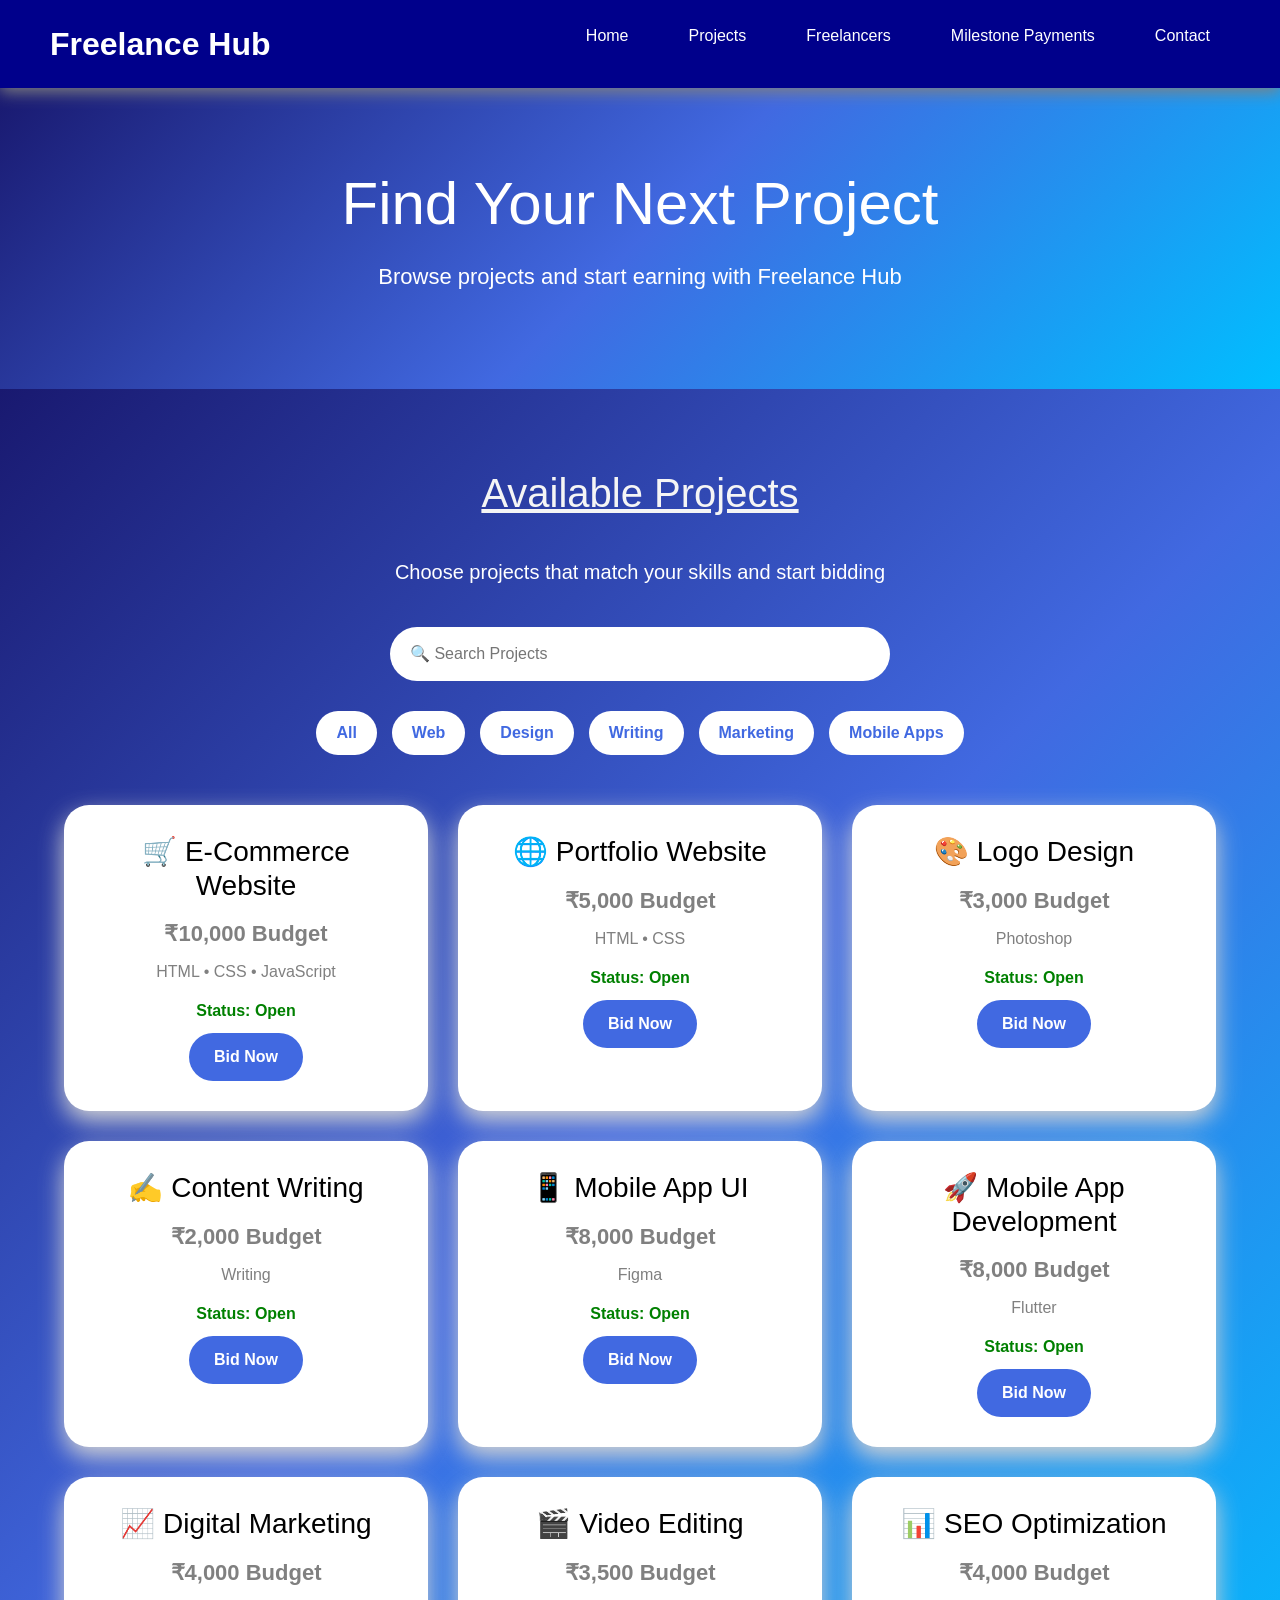
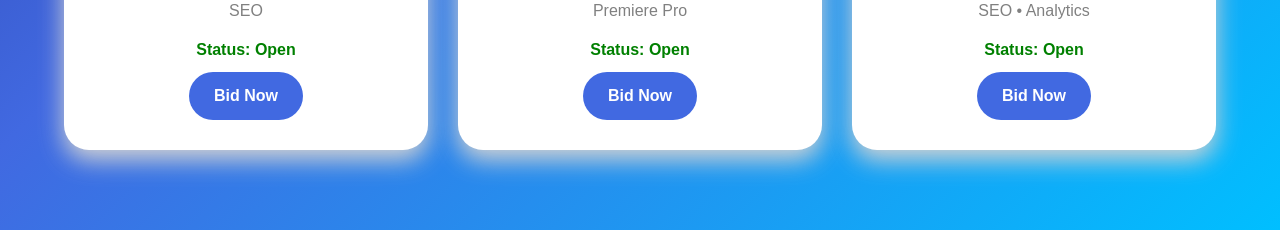
<file: projects.html>
<!DOCTYPE html>
<html>
<head>

    <title>Projects</title>

    <link href="https://cdn.jsdelivr.net/npm/bootstrap@5.3.7/dist/css/bootstrap.min.css" rel="stylesheet">

    <link rel="stylesheet" href="style1.css">

</head>
<body>

<nav>
    <div class="logo">Freelance Hub</div>

    <ul>
        <li><a href="index.html">Home</a></li>
        <li><a href="projects.html">Projects</a></li>
        <li><a href="freelancers.html">Freelancers</a></li>
        <li><a href="payment.html">Milestone Payments</a></li>
        <li><a href="contact.html">Contact</a></li>
    </ul>
</nav>

<section class="page-banner">

<h1>Find Your Next Project</h1>

<p>
Browse projects and start earning with Freelance Hub
</p>

</section>

<section class="projects">

<h2><u>Available Projects</u></h2>

<p class="project-subtitle">
Choose projects that match your skills and start bidding
</p>

<div class="project-search">

<input type="text"
id="projectSearch"
placeholder="🔍 Search Projects"
onkeyup="searchProjects()">

</div>

<div class="project-filters">

<button onclick="filterProjects('all')">All</button>

<button onclick="filterProjects('web')">Web</button>

<button onclick="filterProjects('design')">Design</button>

<button onclick="filterProjects('writing')">Writing</button>

<button onclick="filterProjects('marketing')">Marketing</button>

<button onclick="filterProjects('mobile')">Mobile Apps</button>

</div>

<div class="project-container">

<div class="project-card search-item">

<h3>🛒 E-Commerce Website</h3>

<p class="budget">₹10,000 Budget</p>

<p>HTML • CSS • JavaScript</p>
<p class="status">Status: Open</p>

<button class="bid-btn" onclick="submitBid(this)">Bid Now</button>

</div>
<div class="project-card search-item">

<h3>🌐 Portfolio Website</h3>

<p class="budget">₹5,000 Budget</p>

<p>HTML • CSS</p>

<p class="status">Status: Open</p>

<button class="bid-btn" onclick="submitBid(this)">Bid Now</button>

</div>

<div class="project-card search-item">

<h3>🎨 Logo Design</h3>

<p class="budget">₹3,000 Budget</p>

<p>Photoshop</p>

<p class="status">Status: Open</p>

<button class="bid-btn" onclick="submitBid(this)">Bid Now</button>

</div>

<div class="project-card search-item">

<h3>✍️ Content Writing</h3>

<p class="budget">₹2,000 Budget</p>

<p>Writing</p>
<p class="status">Status: Open</p>

<button class="bid-btn" onclick="submitBid(this)">Bid Now</button>

</div>

<div class="project-card search-item">

<h3>📱 Mobile App UI</h3>

<p class="budget">₹8,000 Budget</p>

<p>Figma</p>

<p class="status">Status: Open</p>

<button class="bid-btn" onclick="submitBid(this)">Bid Now</button>

</div>

<div class="project-card search-item">

<h3>🚀 Mobile App Development</h3>

<p class="budget">₹8,000 Budget</p>

<p>Flutter</p>
<p class="status">Status: Open</p>

<button class="bid-btn" onclick="submitBid(this)">Bid Now</button>

</div>

<div class="project-card search-item">

<h3>📈 Digital Marketing</h3>

<p class="budget">₹4,000 Budget</p>

<p>SEO</p>
<p class="status">Status: Open</p>

<button class="bid-btn" onclick="submitBid(this)">Bid Now</button>

</div>

<div class="project-card search-item">

<h3>🎬 Video Editing</h3>

<p class="budget">₹3,500 Budget</p>

<p>Premiere Pro</p>

<p class="status">Status: Open</p>

<button class="bid-btn" onclick="submitBid(this)">Bid Now</button>

</div>

<div class="project-card search-item">

<h3>📊 SEO Optimization</h3>

<p class="budget">₹4,000 Budget</p>

<p>SEO • Analytics</p>

<p class="status">Status: Open</p>

<button class="bid-btn" onclick="submitBid(this)">Bid Now</button>

</div>

</div>

</section>

<!-- Bootstrap Modal -->

<div class="modal fade" id="bidModal" tabindex="-1">

<div class="modal-dialog">

<div class="modal-content">

<div class="modal-header">

<h5 class="modal-title">Bid Submitted</h5>

<button type="button" class="btn-close" data-bs-dismiss="modal"></button>

</div>

<div class="modal-body">

<p>✅ Your bid has been submitted successfully!</p>

</div>

<div class="modal-footer">

<button type="button" class="btn btn-primary" data-bs-dismiss="modal">

Close

</button>

</div>

</div>

</div>

</div>

<script src="script.js"></script>

<script src="https://cdn.jsdelivr.net/npm/bootstrap@5.3.7/dist/js/bootstrap.bundle.min.js"></script>

</body>
</html>
</file>
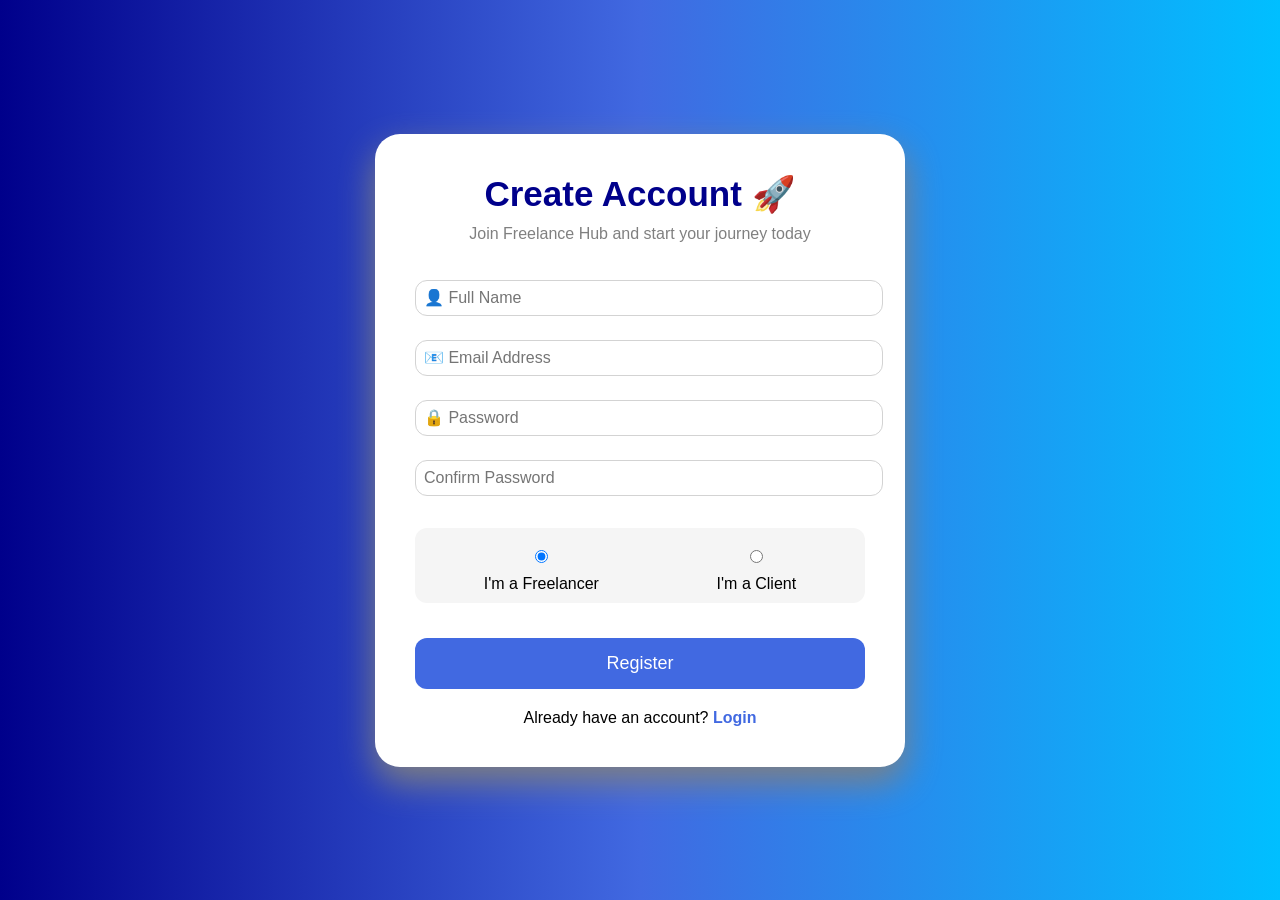
<file: register.html>
<!DOCTYPE html>
<html>
<head>
    <title>Register</title>
    <link rel="stylesheet" href="style1.css">
</head>
<body class="register-page">

<div class="register-container">

    <h2>Create Account 🚀</h2>

<p class="register-text">
Join Freelance Hub and start your journey today
</p>

    <form>

       <input type="text" id="name" placeholder="👤 Full Name">

<input type="email" id="email" placeholder="📧 Email Address">

<input type="password" id="password" placeholder="🔒 Password">
<input type="password" id="confirmPassword" placeholder="Confirm Password">

        <div class="role-select">
            <label><input type="radio" name="role" value="freelancer" checked> I'm a Freelancer</label>
            <label><input type="radio" name="role" value="client"> I'm a Client</label>
        </div>
         
       
        <button type="button" onclick="registerUser()">Register</button>
        
        <p class="login-link">
        Already have an account?
        <a href="login.html">Login</a>
        </p>

    </form>

</div>

        <script src="script.js"></script>


</body>
</html>
</file>
<file: style1.css>
*{
    margin:0;
    padding:0;
    font-family:Arial, sans-serif;
}

*{
    font-family: Arial, sans-serif !important;
}

html{
    scroll-behavior: smooth;
}

body{
    background:whitesmoke;
    color: black;
}
nav{
    display:flex;
    justify-content:space-between;
    align-items:center;

    padding:20px 50px;

    background:darkblue;

    position:sticky;
    top:0;
    z-index:1000;

    box-shadow:0 4px 15px gray;
}

.logo{
    font-size:32px;
    font-weight:bold;
    color:white;
}

ul{
    display:flex;
    list-style:none;
    gap:20px;
}

ul li a{
    color:white;
    text-decoration:none;

    padding:10px 20px;

    border-radius:25px;

    transition:0.3s;
}

ul li a:hover{
    background:white;
    color:darkblue;
}
.hero{
    display:flex;
    justify-content:space-between;
    align-items:center;

    padding:80px 10%;

    background:linear-gradient(135deg,#00008b,#3f6cff);
    color:white;
}

.hero-left{
    width:50%;
}

.hero-left h1{
    font-size:65px;
    margin-bottom:20px;
}

.hero-left p{
    font-size:24px;
    line-height:1.6;
    margin-bottom:30px;
}

.hero-image{
    width:450px;
    height:550px;

    object-fit:cover;

    border-radius:25px;

    box-shadow:0 15px 40px rgba(0,0,0,0.4);
}


.hero-right{
    width:35%;
    display:flex;
    flex-direction:column;
    gap:20px;
}

.hero-box{
    background:white;
    padding:25px;
    border-radius:20px;
    box-shadow:0 10px 25px lightgray;
    text-align:center;
}

.hero-box h2{
    color:royalblue;
    font-size:40px;
}

.hero-box p{
    color:gray;
}

.search-bar{
    width:450px;
    padding:18px;
    border:none;
    border-radius:40px;
    font-size:18px;
    box-shadow:0 5px 15px gray;
    outline:none;
    margin-bottom:20px;
}

button{
    background: blue;
    color: white;
    border: none;
    padding: 12px 25px;
    border-radius: 6px;
    cursor: pointer;
    font-size: 16px;
}

button:hover{
    background: darkblue;
}
.hero{
    animation: fadeIn 2s ;
}
@keyframes fadeIn{
    from{
        opacity: 0;
        transform: translateY(50px);
    }
    to{
        opacity: 1;
        transform: translateY(0);
    }
}

@media(max-width:768px){
    nav{
        flex-direction: column;
    }
    ul{
        flex-direction: column;
        margin-top: 20px;
    }
    .hero h1{
        font-size: 35px;
    }
    .hero p{
        font-size:18px;
    }
    button{
        width:80%
    }
}

.categories{
    padding:100px 10%;
    text-align:center;
    background:white;
}

.categories h2{
    font-size:40px;
    color:darkblue;
    margin-bottom:30px;
}

.category-container{
    display:grid;
    grid-template-columns:repeat(3,1fr);
    gap:25px;
}

.category-card{
    background:white;
    padding:40px;
    border-radius:25px;
    text-align:center;
    box-shadow:0 10px 25px lightgray;
    transition:0.4s;
}

.category-card:hover{
    transform:translateY(-15px);
}

.category-card h3{
    font-size:25px;
    margin-bottom:15px;
    color:royalblue;
}

.category-card p{
    color:gray;
}

.icon{
    font-size:50px;
    margin-bottom:15px;
}

.categories{
    padding:100px 10%;
    background:white;
}

.categories h2{
    text-align:center;
    font-size:42px;
    color:darkblue;
    margin-bottom:50px;
}

.category-container{
    display:grid;
    grid-template-columns:repeat(3,1fr);
    gap:30px;
}


.companies{
    padding:80px 10%;
    text-align:center;
    background:white;
}

.companies h2{
    font-size:40px;
    margin-bottom:40px;
    color:darkblue;
}

.company-container{
    display:flex;
    justify-content:center;
    gap:25px;
    flex-wrap:wrap;
}

.company-card{
    background:whitesmoke;
    padding:20px 40px;
    border-radius:15px;
    font-size:22px;
    font-weight:bold;
    box-shadow:0 5px 15px lightgray;
}

.stats{
    padding:100px 10%;
    background:whitesmoke;
    text-align:center;
}

.stats h2{
    font-size:42px;
    color:darkblue;
}

.stats-container{
    display:grid;
    grid-template-columns:repeat(4,1fr);
    gap:25px;
    margin-top:50px;
}
.stat-card{
    background:white;
    padding:35px;
    border-radius:25px;
    text-align:center;
    box-shadow:0 10px 25px lightgray;
    border-top:6px solid royalblue;
    transition:0.4s;
}

.stat-card:hover{
    transform:translateY(-10px);
}

.stat-card h3{
    font-size:45px;
    color:royalblue;
    margin-bottom:10px;
}

.stat-card p{
    color:gray;
    font-size:18px;
}

.stat-card h2{
    font-size:40px;
    margin-bottom:10px;
}

.Freelancer{
    padding:50px 5%;

    background:
    linear-gradient(
    135deg,
    midnightblue,
    royalblue,
    deepskyblue
    );

    min-height:100vh;
}

.Freelancer h2{
    color:white;
    font-size:50px;
    margin-bottom:15px;
}

.Freelancer-container{
    display:grid;
    grid-template-columns:repeat(3,1fr);
    gap:30px;

    max-width:1200px;
    margin:50px auto 0 auto;
}

.Freelancer-card{
   background:white;
    padding:25px;
    border-radius:20px;
    box-shadow:0 5px 15px lightgray;
    transition:0.4s;
}

.Freelancer-card:hover{
    transform:translateY(-10px);
    box-shadow:0 15px 25px gray;
}

.Freelancer-card img{
    width:120px;
    height:120px;
    border-radius:50%;
    object-fit:cover;
    margin-bottom:15px;
}

.Freelancer-card h3{
    margin-bottom:10px;
    color:black;
}

.Freelancer-card p{
    color:gray;
    margin-bottom:15px;
}

.hire-btn{
    background:blue;
    color:white;
    border:none;
    padding:12px 25px;
    border-radius:30px;
    cursor:pointer;
}

.hire-btn:hover{
    background:darkblue;
}

@media(max-width:768px){

.Freelancer-container{
    grid-template-columns:1fr;
}

.project-container{
    grid-template-columns:1fr;
}

.category-container{
    grid-template-columns:1fr;
}

.stats-container{
        grid-template-columns:1fr;
    }

}

.projects{
    padding:80px 10%;
    background:whitesmoke;
    text-align:center;
}

.projects h2{
    font-size:40px;
    color:whitesmoke;
    margin-bottom:40px;
}

.project-container{
    display:grid;
    grid-template-columns:repeat(3,1fr);
    gap:30px;
}
.project-card{
    background:white;

    padding:30px;

    border-radius:25px;

    text-align:center;

    box-shadow:0 10px 25px lightgray;

    transition:0.4s;
}

.project-card:hover{
    transform:translateY(-10px);
    box-shadow:0 20px 35px gray;
}

.project-card h3{
    margin-bottom:15px;
}

.project-card p{
    margin-bottom:10px;
    color:gray;
}

.button{
    background:royalblue;
    color:white;
    border:none;
    padding:15px 30px;
    border-radius:30px;
    cursor:pointer;
    transition:0.4s;
}

button:hover{
    background:darkblue;
    transform:translateY(-5px);
}

.budget{
    color:green;
    font-size:22px;
    font-weight:bold;
    margin:15px 0;
}

.status{
    color:royalblue;
    font-weight:bold;
    margin:15px 0;
}

.bid-btn{
    background:royalblue;
    color:white;

    border:none;

    padding:12px 25px;

    border-radius:30px;

    cursor:pointer;

    font-weight:bold;
}

.bid-btn:hover{
    background:darkblue;
}

.footer{
    background:royalblue;
    color:white;
    text-align:center;
    padding:50px;
}

.footer h3{
    font-size: 28px;
    margin-bottom:15px;
}

.footer p{
    margin:10px 0;
}


/*login page*/
.login-container{
    width:400px;
    background:white;
    padding:40px;
    border-radius:25px;
    text-align:center;
    box-shadow:0 15px 35px gray;
}

.login-container h2{
    color:darkblue;
    font-size:35px;
    margin-bottom:10px;
}
.login-text{
    color:gray;
    margin-bottom:25px;
}

.login-container h2{
    color:darkblue;
    font-size:35px;
    margin-bottom:10px;
}

.login-container input{
    width:100%;
    padding:15px;
    margin:12px 0;
    border:1px solid lightgray;
    border-radius:12px;
    font-size:16px;
}
.login-container button{
    width:100%;
    background:royalblue;
    color:white;
    padding:15px;
    border:none;
    border-radius:12px;
    font-size:18px;
    cursor:pointer;
    margin-top:15px;
}

.login-container button:hover{
    background:darkblue;
}
.login-page{
    min-height:100vh;
    display:flex;
    justify-content:center;
    align-items:center;

    background:linear-gradient(
    to right,
    navy,
    royalblue,
    deepskyblue
    );
}

/*Register page*/
.register-container{
    width:450px;

    background:white;

    padding:40px;

    border-radius:25px;

    text-align:center;

    box-shadow:0 15px 35px gray;
}

.register-container h2{
    color: darkblue;
    font-size:35px;
    margin-bottom:10px;
    
}

.register-text{
    color:gray;
    margin-bottom:25px;
}
.register-container input{
    width:100%;

    padding:8px;

    margin:12px 0;

    border:1px solid lightgray;

    border-radius:12px;

    font-size:16px;
}

.register-container button{
    width:100%;

    background:royalblue;

    color:white;

    padding:15px;

    border:none;

    border-radius:12px;

    font-size:18px;

    cursor:pointer;

    margin-top:15px;
}

.register-container button:hover{
    background:darkblue;
}

.register-link{
    margin-top:20px;
}

.register-link a{
    text-decoration:none;
    color:royalblue;
    font-weight:bold;
}

textarea{
    width:90%;
    padding:12px;
    margin:10px auto;
    display:block;
    border:1px solid darkslateblue;
    border-radius:8px;
}


.nav-buttons{
    display:flex;
    gap:15px;
}

.login-btn{
    text-decoration:none;
    background:white;
    color:darkblue;
    padding:10px 20px;
    border:2px solid white;
    border-radius:25px;
    font-weight: bold;
}

.register-btn{
    text-decoration:none;
    background:white;
    color:darkblue;
    padding:10px 20px;
    border:2px solid white;
    border-radius:25px;
    font-weight:bold;
}

.login-btn:hover{
    background:royalblue;
    color:white;
}

.register-btn:hover{
    background:royalblue;
    color:white
}

.category-card a{
    text-decoration:none;
    color:inherit;

}

.category-card:hover{
    transform:translateY(-25px) scale(1.05);
    box-shadow:0 15px 30px gray;
}

/* Contact Page */

.contact-container{
    width:700px;

    max-width:90%;

    margin:50px auto;

    padding:40px;

    background:white;

    border-radius:25px;

    box-shadow:0 10px 25px lightgray;
}

.contact-container h2{
    color:darkblue;
    margin-bottom:20px;
}

.contact-container input,
.contact-container textarea{
    width:90%;
    padding:12px;
    margin:10px 0;
    border:1px solid lightgray;
    border-radius:8px;
    font-size:16px;
}

.contact-container button{
    background:darkslate;
    color:white;
    padding:12px 25px;
    border:none;
    border-radius:25px;
    cursor:pointer;
    margin-top:10px;
}

.contact-container button:hover{
    background:darkblue;
}

.contact-container p{
    margin-top:15px;
    color:gray;
}

.search-bar{
    width:400px;
    padding:15px;
    margin-top:20px;
    border:1px solid lightgray;
    border-radius:30px;
    font-size:16px;
}

.project-card p{
    margin-bottom:10px;
}

.project-card p:last-of-type{
    color:green;
    font-weight:bold;
}

.role-select{
    display:flex;
    justify-content:space-around;

    margin:20px 0;

    padding:10px;

    background:whitesmoke;

    border-radius:12px;
}

.hero{
    min-height:85vh;
    background:linear-gradient(to right,darkblue,royalblue);
    display:flex;
    justify-content:space-between;
    align-items:center;
    padding:80px;
}

.hero-left{
    width:55%;
}
.hero-left h1{
    font-size:72px;
    line-height:1.2;
}
.hero-left p{
    font-size:24px;
    color:white;
    margin-bottom:30px;
    line-height:1.7;
}

.hero-right{
    width:35%;
    display:flex;
    flex-direction:column;
    gap:20px;
}

.hero-box{
    background:white;
    padding:25px;
    border-radius:20px;
    text-align:center;
    box-shadow:0 5px 15px lightgray;
}

.hero-box h2{
    color:royalblue;
    font-size:40px;
}

.hero-box p{
    color:gray;
}

.featured{
    padding:100px 10%;
    text-align:center;
    background:whitesmoke;
}

.featured h2{
    font-size:40px;
    color:darkblue;
    margin-bottom:40px;
}

.featured-container{
    display:grid;
    grid-template-columns:repeat(3,1fr);
    gap:30px;
}

.featured-card{
    background:white;
    padding:35px;
    border-radius:25px;
    box-shadow:0 10px 20px lightgray;
    transition:0.4s;
}

.featured-card:hover{
    transform:translateY(-10px);
}

.featured-card h3{
    margin-bottom:15px;
}

.featured-card p{
    color:gray;
    margin-bottom:20px;
}

.recent-projects{
    padding:100px 10%;
    background:white;
    text-align:center;
}

.recent-projects h2{
    font-size:40px;
    color:darkblue;
    margin-bottom:40px;
}

.recent-container{
    display:grid;
    grid-template-columns:repeat(3,1fr);
    gap:30px;
}

.recent-card{
    background:whitesmoke;
    padding:30px;
    border-radius:20px;
    border-left:6px solid royalblue;
}

.how-it-works{
    padding:100px 10%;
    text-align:center;
    background:whitesmoke;
}

.how-it-works h2{
    font-size:42px;
    color:darkblue;
    margin-bottom:50px;
}

.work-container{
    display:grid;
    grid-template-columns:repeat(3,1fr);
    gap:30px;
}

.work-card{
    background:white;
    padding:40px;
    border-radius:25px;
    box-shadow:0 10px 25px lightgray;
    transition:0.4s;
}

.work-card:hover{
    transform:translateY(-10px);
}

.why-us{
    padding:100px 10%;
    background:linear-gradient(to right,navy,royalblue);
    color:white;
    text-align:center;
}

.why-us h2{
    font-size:42px;
    margin-bottom:50px;
}

.why-container{
    display:grid;
    grid-template-columns:repeat(3,1fr);
    gap:30px;
}

.why-container div{
    background:white;
    color:black;
    padding:30px;
    border-radius:20px;
}

.testimonials{
    padding:100px 10%;
    text-align:center;
    background:white;
}

.testimonials h2{
    font-size:42px;
    color:darkblue;
    margin-bottom:50px;
}

.testimonial-container{
    display:grid;
    grid-template-columns:repeat(3,1fr);
    gap:30px;
}

.testimonial-card{
    background:whitesmoke;
    padding:30px;
    border-radius:20px;
    box-shadow:0 5px 15px lightgray;
}

@media(max-width:768px){

.hero{
    flex-direction:column;
}

.hero-left,
.hero-right{
    width:100%;
}

.search-bar{
    width:90%;
}

.stats-container,
.category-container,
.featured-container,
.recent-container,
.work-container,
.why-container,
.testimonial-container{
    grid-template-columns:1fr;
}

}

.hero-stat-card{
    background:white;
    padding:25px;
    border-radius:20px;
    text-align:center;
    box-shadow:0 10px 25px lightgray;
    transition:0.4s;
}

.hero-stat-card:hover{
    transform:translateY(-10px);
}

.hero-stat-card h2{
    color:royalblue;
    font-size:42px;
    margin-bottom:10px;
}

.hero-stat-card p{
    color:gray;
    font-size:18px;
}

.explore-btn{
    background:transparent;
    color:white;
    border:2px solid white;
    margin-left:15px;
}

.explore-btn:hover{
    background:white;
    color:royalblue;
}

.companies{
    padding:60px 10%;
    text-align:center;
    background:white;
}

.companies h2{
    font-size:38px;
    color:darkblue;
    margin-bottom:35px;
}

.company-container{
    display:flex;
    justify-content:center;
    gap:25px;
    flex-wrap:wrap;
}

.company-card{
    background:whitesmoke;
    padding:20px 35px;
    border-radius:15px;
    font-size:22px;
    font-weight:bold;
    color:royalblue;
    box-shadow:0 5px 15px lightgray;
    transition:0.4s;
}

.company-card:hover{
    transform:translateY(-8px);
}

.featured-home{
    padding:80px 10%;
    background:whitesmoke;
    text-align:center;
}

.featured-home h2{
    font-size:40px;
    color:darkblue;
    margin-bottom:40px;
}

.featured-home-container{
    display:grid;
    grid-template-columns:repeat(3,1fr);
    gap:25px;
}

.featured-home-card{
    background:white;
    padding:30px;
    border-radius:20px;
    box-shadow:0 5px 15px lightgray;
    transition:0.4s;
}

.featured-home-card:hover{
    transform:translateY(-10px);
    box-shadow:0 15px 25px gray;
}

.featured-home-card h3{
    color:royalblue;
    margin-bottom:10px;
}

.featured-home-card p{
    margin:8px 0;
    color:gray;
}

.home-stats{
    padding:80px 10%;
    text-align:center;
    background:white;
}

.home-stats h2{
    font-size:40px;
    color:darkblue;
    margin-bottom:40px;
}

.home-stats-container{
    display:grid;
    grid-template-columns:repeat(4,1fr);
    gap:25px;
}

.home-stat-card{
    background:royalblue;
    color:white;
    padding:30px;
    border-radius:20px;
    box-shadow:0 5px 15px lightgray;
    transition:0.4s;
}

.home-stat-card:hover{
    transform:translateY(-10px);
}

.home-stat-card h1{
    font-size:45px;
    margin-bottom:10px;
}

.home-stat-card p{
    font-size:18px;
}

.cta{
    padding:80px 10%;
    text-align:center;
    background:linear-gradient(to right,navy,royalblue);
    color:white;
}

.cta h2{
    font-size:42px;
    margin-bottom:20px;
}

.cta p{
    font-size:20px;
    margin-bottom:30px;
}

.cta-btn{
    background:white;
    color:royalblue;
    text-decoration:none;
    padding:15px 35px;
    border-radius:30px;
    font-weight:bold;
    display:inline-block;
}

.cta-btn:hover{
    background:whitesmoke;
}

.register-page{
    min-height:100vh;
    display:flex;
    justify-content:center;
    align-items:center;

    background:linear-gradient(
    to right,
    darkblue,
    royalblue,
    deepskyblue
    );
}

.login-link{
    margin-top:20px;
}

.login-link a{
    text-decoration:none;
    color:royalblue;
    font-weight:bold;
}

.freelancer-subtitle{
    color:white;
    opacity:0.9;
    font-size:20px;
    margin-bottom:50px;
}

.Freelancer-card{
    background:white;
    padding:25px;
    border-radius:25px;
    box-shadow:0 10px 25px lightgray;
    transition:0.4s;
    text-align:center;
    position:relative;
    overflow:hidden;
}

.Freelancer-card:hover{
    transform:translateY(-12px);
    box-shadow:0 20px 35px gray;
}

.Freelancer-card img{
    width:120px;
    height:120px;
    border-radius:50%;
    object-fit:cover;
    border:4px solid royalblue;
    margin-bottom:15px;
}

.Freelancer-card h3{
    color:darkblue;
    margin-bottom:10px;
    font-size:24px;
}

.skill{
    font-weight:bold;
    margin:10px 0;

    color:royalblue;
    padding:8px;
    border-radius:20px;
    margin:12px 0;
    font-size:14px;
    font-weight:bold;
}

.hire-btn{
    background:royalblue;
    color:white;
    border:none;
    padding:12px 25px;
    border-radius:30px;
    cursor:pointer;
    font-weight:bold;
    margin-top:10px;
}

.hire-btn:hover{
    background:darkblue;
}

.page-banner{
    text-align:center;

    padding:80px 20px;

    background:
    linear-gradient(
    135deg,
    midnightblue,
    royalblue,
    deepskyblue
    );

    color:white;
}

.page-banner h1{
    font-size:60px;
    margin-bottom:20px;
}

.page-banner p{
    font-size:22px;
}

.project-subtitle{
    text-align:center;
    color:white;
    font-size:20px;
    margin-bottom:40px;
}

.projects{
    padding:80px 5%;

    background:
    linear-gradient(
    135deg,
    midnightblue,
    royalblue,
    deepskyblue
    );

    min-height:100vh;
}

.project-container{
    display:grid;
    grid-template-columns:repeat(3,1fr);
    gap:30px;

    max-width:1200px;
    margin:auto;
}

.project-search{
    text-align:center;
    margin:30px 0;
}

.project-search input{
    width:500px;

    max-width:90%;

    padding:15px 20px;

    border:none;

    border-radius:30px;

    font-size:16px;
}

.project-filters{
    display:flex;

    justify-content:center;

    flex-wrap:wrap;

    gap:15px;

    margin-bottom:50px;
}

.project-filters button{
    background:white;

    color:royalblue;

    border:none;

    padding:10px 20px;

    border-radius:25px;

    font-weight:bold;

    cursor:pointer;
}

.project-filters button:hover{
    background:darkblue;
    color:white;
}

.contact-info{
    display:grid;
    grid-template-columns:repeat(3,1fr);
    gap:25px;

    max-width:1200px;

    margin:40px auto;
}

.info-card{
    background:white;

    padding:25px;

    text-align:center;

    border-radius:20px;

    box-shadow:0 10px 25px lightgray;

    transition:0.4s;
}

.info-card:hover{
    transform:translateY(-10px);
}

.info-card h3{
    color:royalblue;
    margin-bottom:10px;
}

.success-section{
    padding:80px 10%;
    text-align:center;
}

.success-section h2{
    margin-bottom:40px;
    font-size:40px;
}

.success-container{
    display:flex;
    justify-content:center;
    gap:30px;
    flex-wrap:wrap;
}

.success-card{
    width:180px;
    padding:30px;

    background:royalblue;
    color:white;

    border-radius:20px;

    box-shadow:0 10px 20px lightgray;
}

.profile-container{

width:500px;

margin:50px auto;

padding:40px;

background:white;

border-radius:20px;

box-shadow:0 10px 30px rgba(0,0,0,0.2);

text-align:center;

}

.profile-pic{

width:140px;

height:140px;

border-radius:50%;

object-fit:cover;

margin-bottom:20px;

border:5px solid royalblue;

}

.profile-container input,
.profile-container textarea{

width:100%;

padding:15px;

margin:12px 0;

border-radius:10px;

border:1px solid #ccc;

font-size:16px;

}

.profile-container button{

width:100%;

padding:15px;

background:royalblue;

color:white;

border:none;

border-radius:10px;

font-size:18px;

cursor:pointer;

transition:.3s;

}

.profile-container button:hover{

background:darkblue;

}

#welcomeUser{

font-size:28px;

color:#FFD700;

margin-bottom:20px;

font-weight:bold;

}

#welcomeUser{
    color:#FFE066;
    font-size:32px;
    font-weight:bold;
    margin-bottom:15px;
}

.payment-btn{

width:180px;

height:45px;

font-weight:bold;

}

.status-badge{

display:inline-block;

width:120px;

padding:8px;

font-size:15px;

font-weight:bold;

text-align:center;

border-radius:20px;

}
</file>
